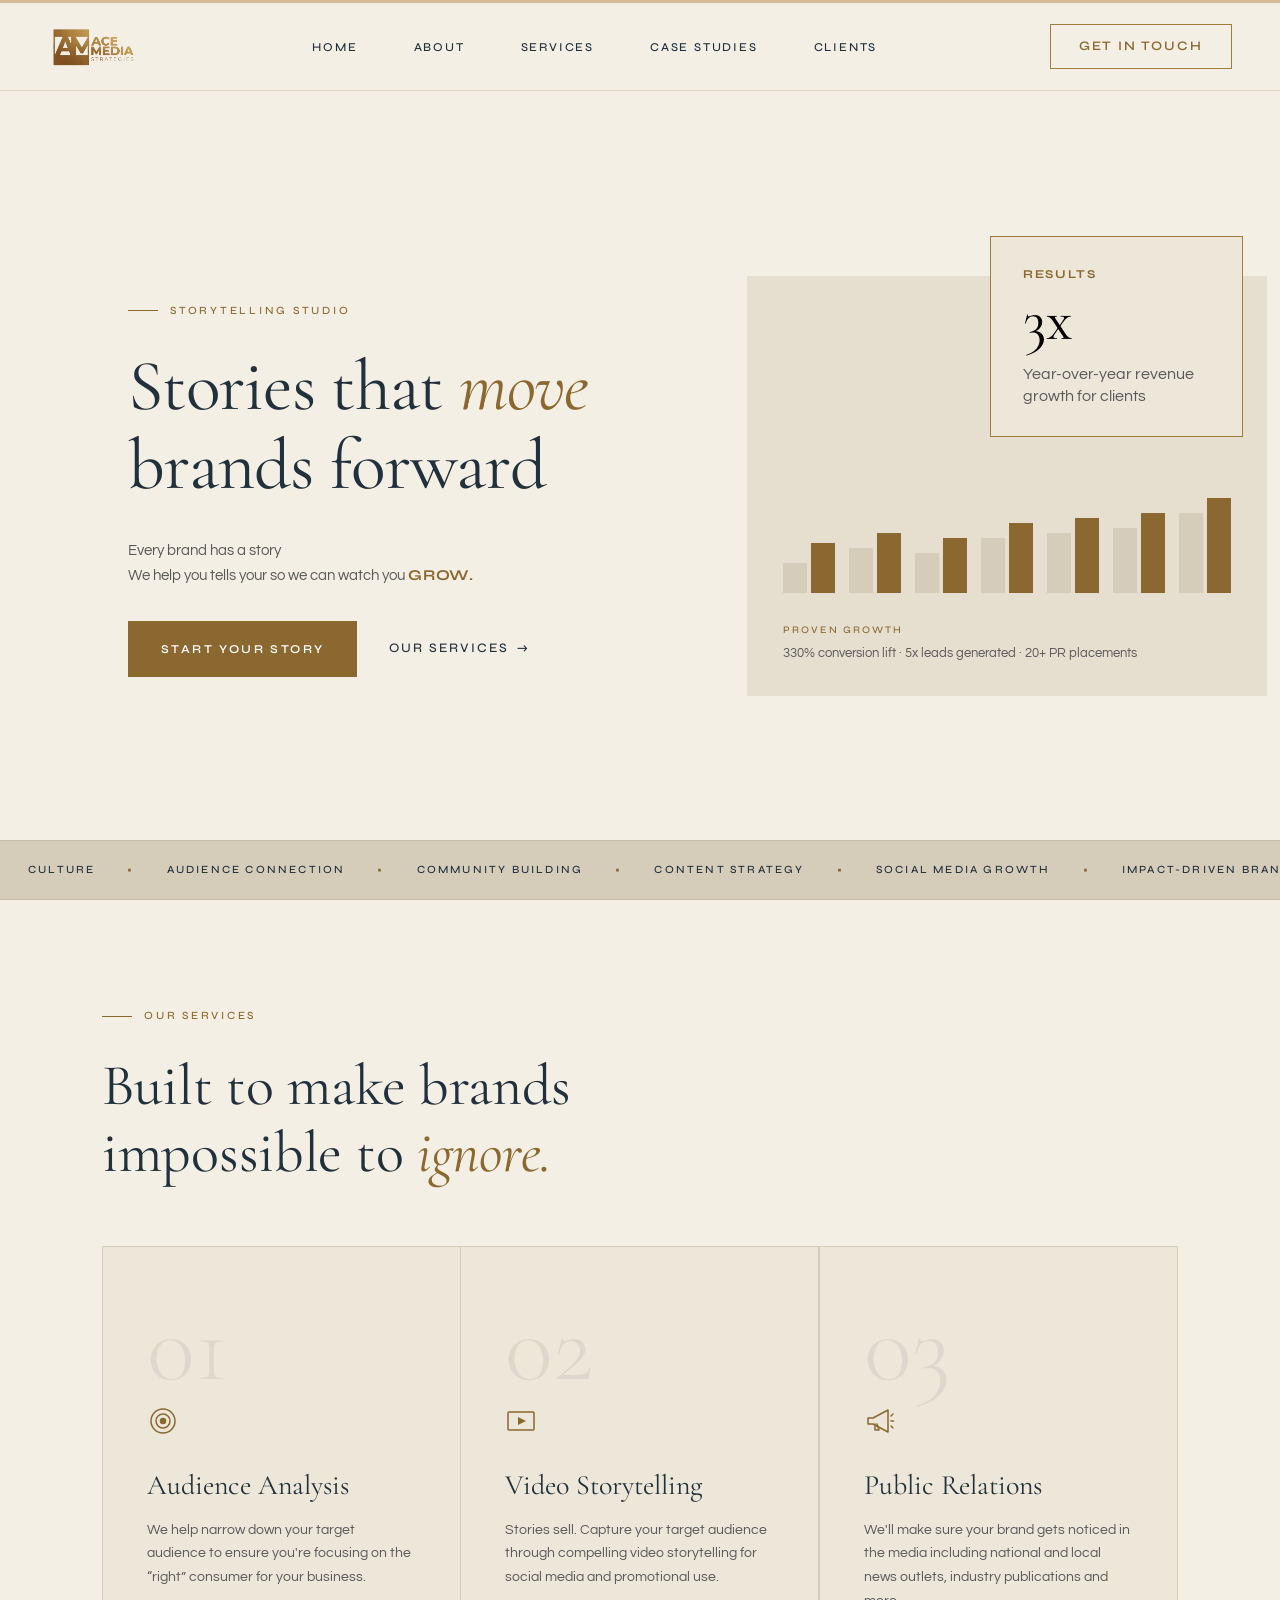
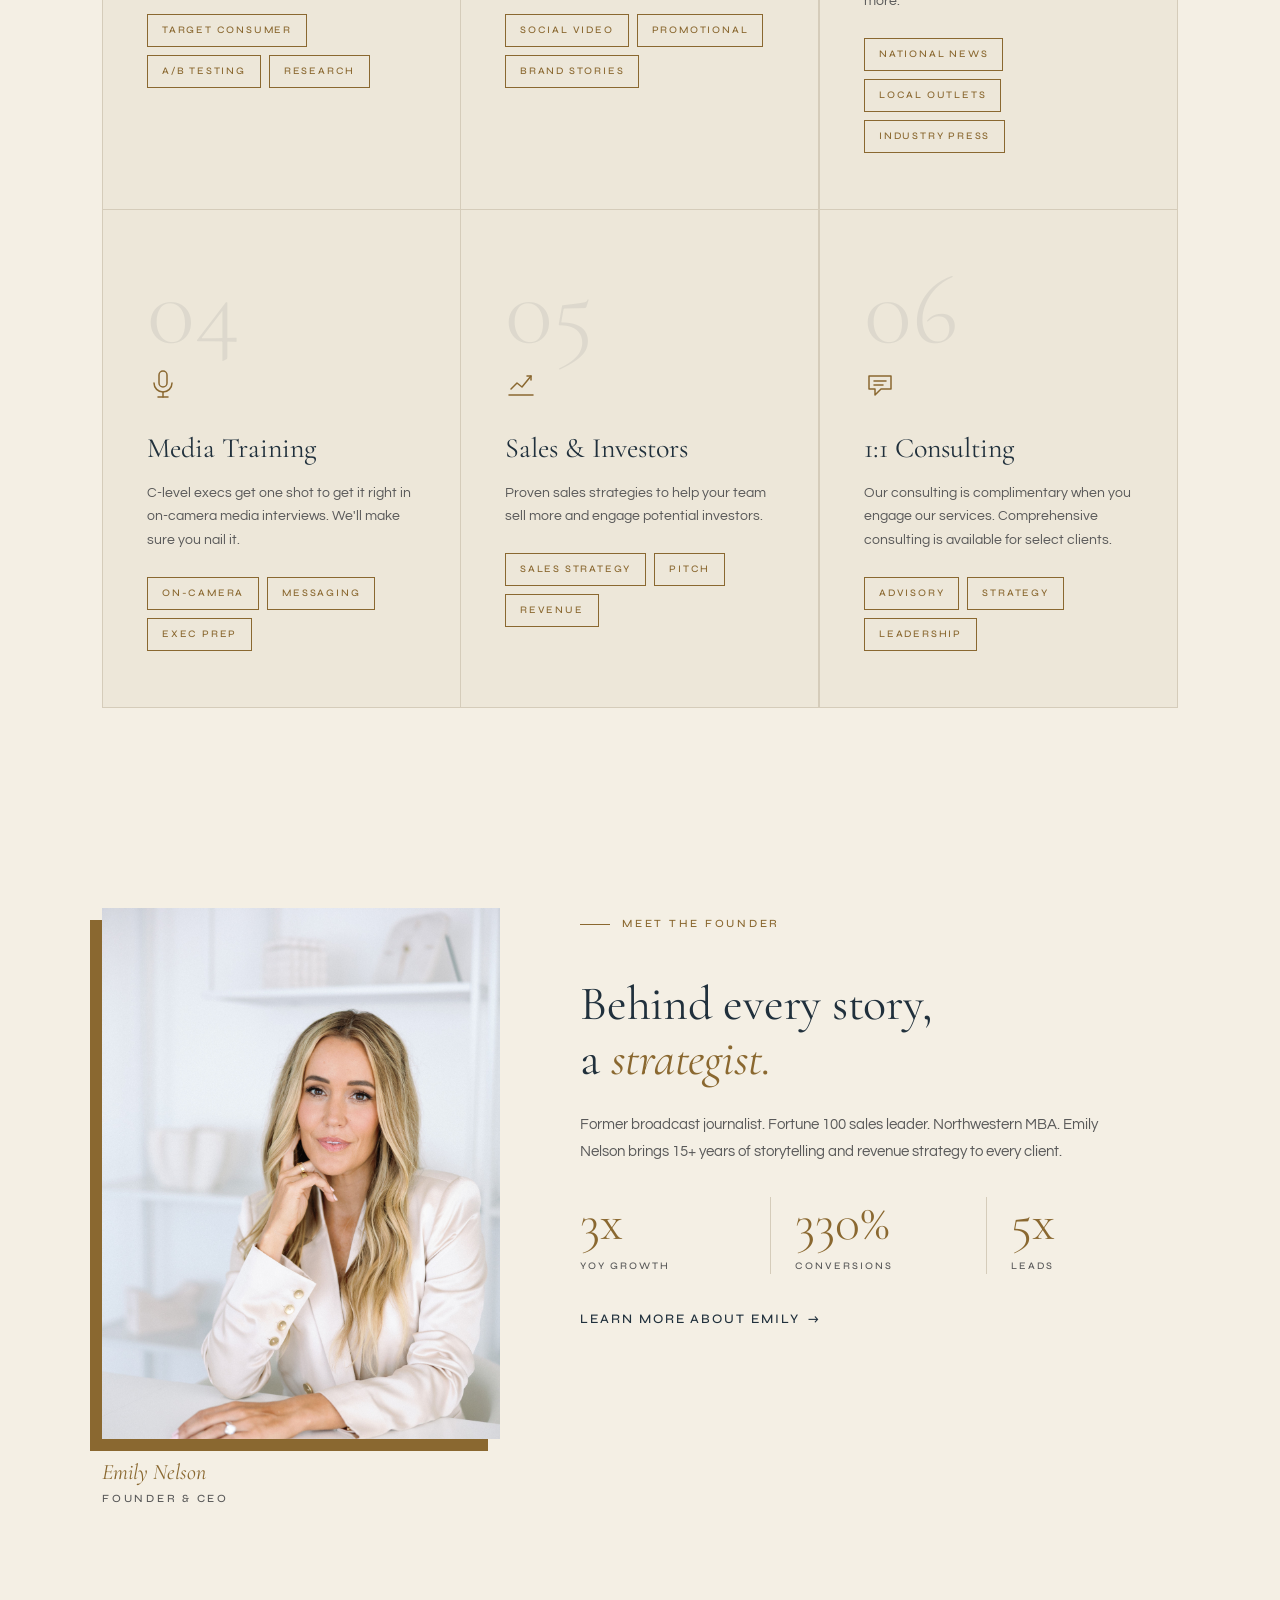
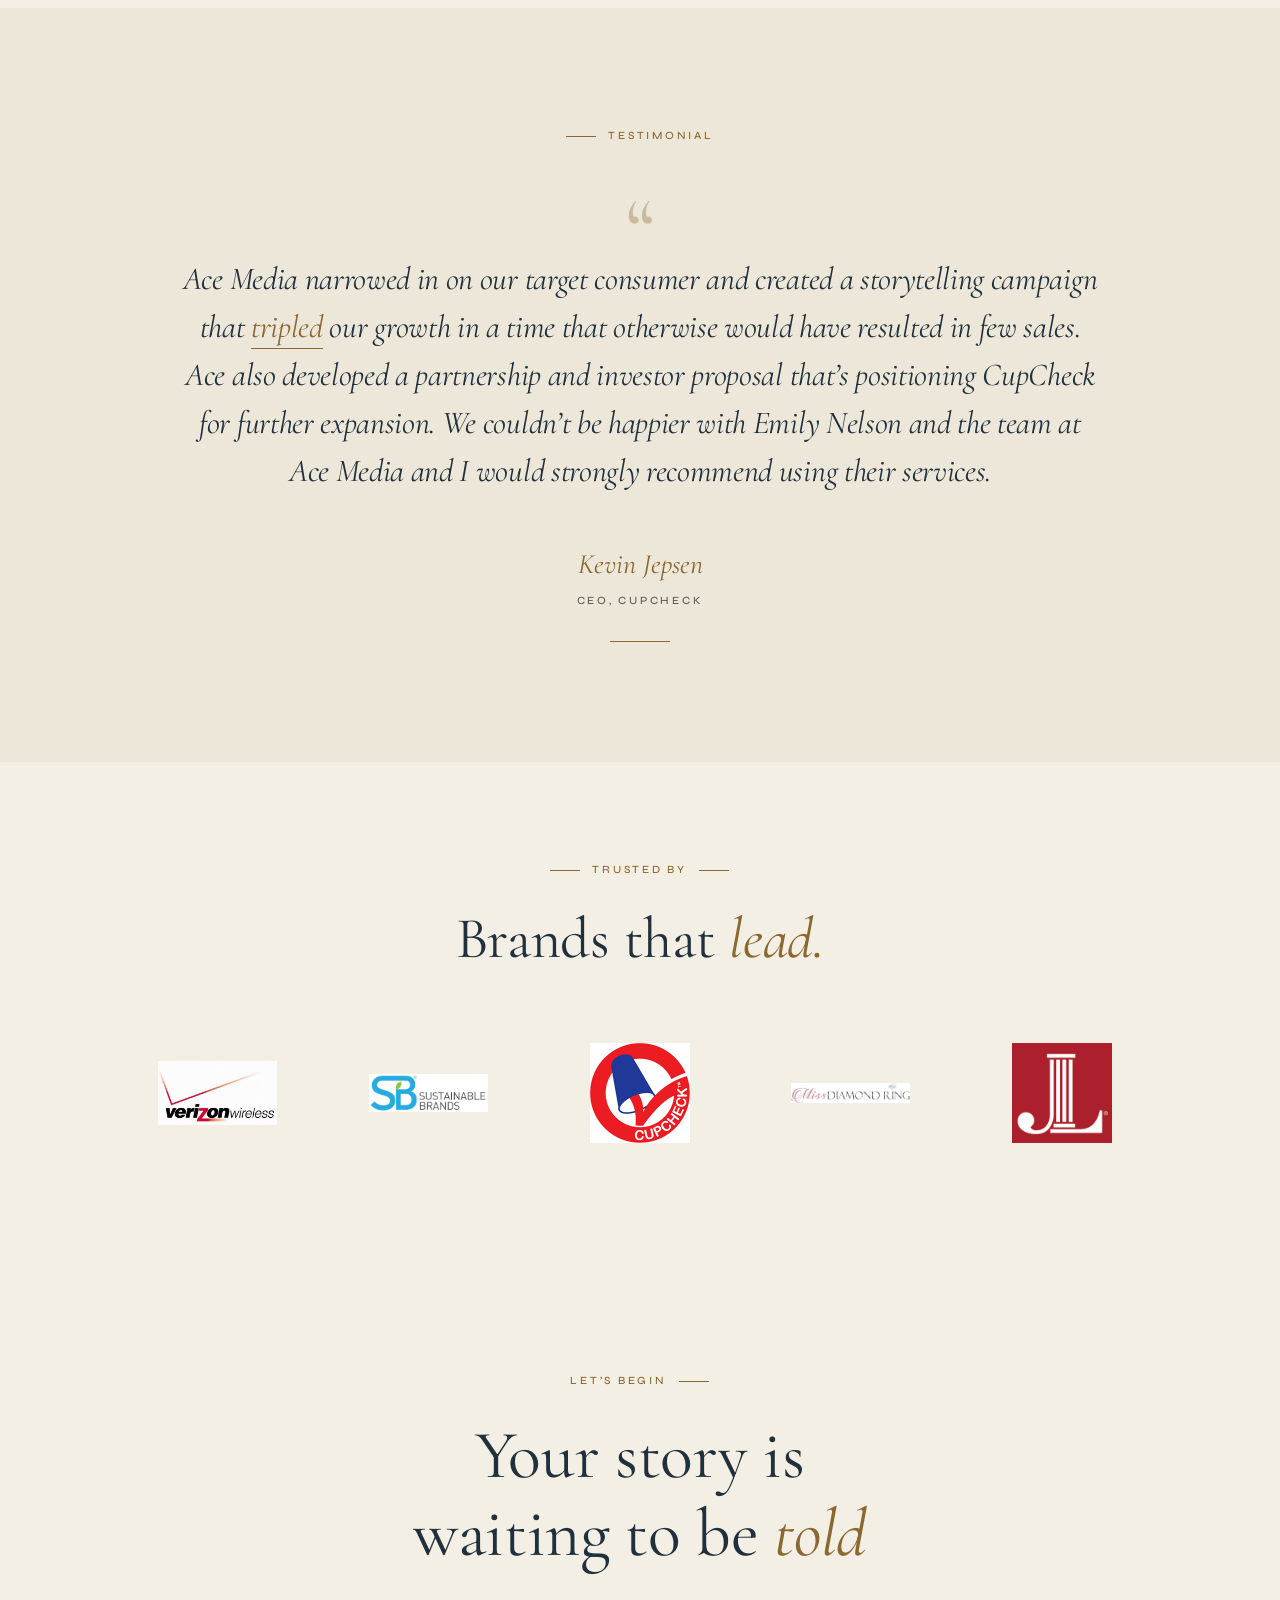
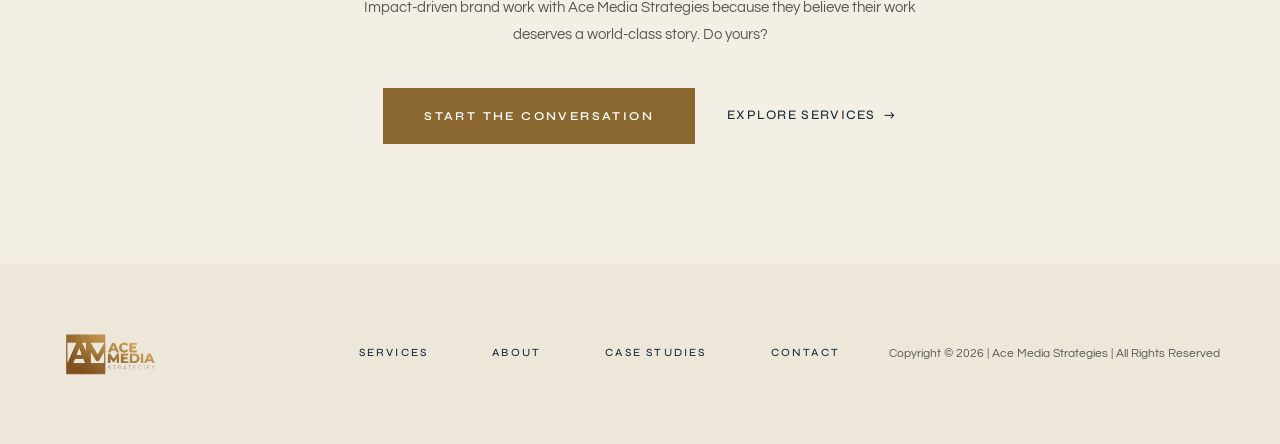
<file: index.html>
<!DOCTYPE html>
<html lang="en">
<head>
  <meta charset="UTF-8" />
  <meta name="viewport" content="width=device-width, initial-scale=1.0" />
  <title>Storytelling that Sells | Ace Media Strategies</title>
  <meta name="description" content="Stories that move brands forward. A storytelling studio building content that turns passive audiences into committed communities." />
  <link rel="preconnect" href="https://fonts.googleapis.com">
  <link rel="preconnect" href="https://fonts.gstatic.com" crossorigin>
  <link href="https://fonts.googleapis.com/css2?family=Cormorant+Garamond:ital,wght@0,300;0,400;0,500;0,600;1,300;1,400;1,500&family=Syne:wght@400;500;600;700&family=Questrial&display=swap" rel="stylesheet">
  <link rel="stylesheet" href="styles.css">
</head>
<body>
  <div class="top-stripe" aria-hidden="true"></div>


  <header class="nav" id="nav">
    <div class="nav-container">
      <a href="#hero" class="logo" aria-label="Ace Media Strategies home">
        <img class="logo-img" src="Logo_v2.png" alt="Ace Media Strategies" />
      </a>

      <nav class="nav-links" id="navLinks" aria-label="Primary">
        <a href="index.html" class="nav-link active">Home</a>
        <a href="about.html" class="nav-link">About</a>
        <a href="#services" class="nav-link">Services</a>
        <a href="case-studies.html" class="nav-link">Case Studies</a>
        <a href="#clients" class="nav-link">Clients</a>
      </nav>

      <a href="#contact" class="btn btn-outline nav-cta cta-btn">Get in Touch</a>

      <button class="hamburger" id="hamburger" aria-label="Toggle menu" aria-expanded="false" aria-controls="mobileNav">
        <span></span>
        <span></span>
        <span></span>
      </button>
    </div>
  </header>

  <div class="mobile-nav" id="mobileNav" aria-hidden="true">
    <nav class="mobile-nav-inner" aria-label="Mobile">
      <a href="index.html" class="mobile-nav-link active">Home</a>
      <a href="about.html" class="mobile-nav-link">About</a>
      <a href="#services" class="mobile-nav-link">Services</a>
      <a href="case-studies.html" class="mobile-nav-link">Case Studies</a>
      <a href="#clients" class="mobile-nav-link">Clients</a>
      <a href="#contact" class="btn btn-outline mobile-nav-cta cta-btn">Get in Touch</a>
    </nav>
  </div>

  <main>
    <section class="hero" id="hero">
      <div class="hero-container">
        <div class="hero-left">
          <div class="eyebrow">
            <span class="eyebrow-dash" aria-hidden="true"></span>
            <span class="eyebrow-text">Storytelling Studio</span>
          </div>

          <h1 class="hero-title">
            Stories that <em>move</em><br>
            brands forward
          </h1>

          <p class="hero-subtext">
            Every brand has a story<br>
            We help you tells your so we can watch you <span class="hero-grow">GROW.</span>
          </p>

          <div class="hero-cta">
            <a href="#contact" class="btn btn-primary cta-btn">Start Your Story</a>
            <a href="#services" class="btn btn-link">Our Services <span class="arrow">&rarr;</span></a>
          </div>
        </div>

        <div class="hero-right">
          <div class="chart-panel" id="chartPanel">
            <div class="stat-card">
              <div class="stat-label">Results</div>
              <div class="stat-value">3x</div>
              <div class="stat-desc">Year-over-year revenue<br>growth for clients</div>
            </div>

            <div class="chart-bars" id="chartBars">
              <div class="bar-group">
                <span class="bar bar-beige" style="--h:30px; --d:0.10s"></span>
                <span class="bar bar-gold"  style="--h:50px; --d:0.15s"></span>
              </div>
              <div class="bar-group">
                <span class="bar bar-beige" style="--h:45px; --d:0.20s"></span>
                <span class="bar bar-gold"  style="--h:60px; --d:0.25s"></span>
              </div>
              <div class="bar-group">
                <span class="bar bar-beige" style="--h:40px; --d:0.30s"></span>
                <span class="bar bar-gold"  style="--h:55px; --d:0.35s"></span>
              </div>
              <div class="bar-group">
                <span class="bar bar-beige" style="--h:55px; --d:0.40s"></span>
                <span class="bar bar-gold"  style="--h:70px; --d:0.45s"></span>
              </div>
              <div class="bar-group">
                <span class="bar bar-beige" style="--h:60px; --d:0.50s"></span>
                <span class="bar bar-gold"  style="--h:75px; --d:0.55s"></span>
              </div>
              <div class="bar-group">
                <span class="bar bar-beige" style="--h:65px; --d:0.60s"></span>
                <span class="bar bar-gold"  style="--h:80px; --d:0.65s"></span>
              </div>
              <div class="bar-group">
                <span class="bar bar-beige" style="--h:80px; --d:0.70s"></span>
                <span class="bar bar-gold"  style="--h:95px; --d:0.75s"></span>
              </div>
            </div>

            <div class="chart-footer">
              <div class="chart-title">Proven Growth</div>
              <div class="chart-desc">330% conversion lift &middot; 5x leads generated &middot; 20+ PR placements</div>
            </div>
          </div>
        </div>
      </div>
    </section>

    <section class="ticker" aria-hidden="true">
      <div class="ticker-track">
        <div class="ticker-group">
          <span class="ticker-item">Culture</span>
          <span class="ticker-sep">&bull;</span>
          <span class="ticker-item">Audience Connection</span>
          <span class="ticker-sep">&bull;</span>
          <span class="ticker-item">Community Building</span>
          <span class="ticker-sep">&bull;</span>
          <span class="ticker-item">Content Strategy</span>
          <span class="ticker-sep">&bull;</span>
          <span class="ticker-item">Social Media Growth</span>
          <span class="ticker-sep">&bull;</span>
          <span class="ticker-item">Impact-Driven Brands</span>
          <span class="ticker-sep">&bull;</span>
          <span class="ticker-item">Narrative Architecture</span>
          <span class="ticker-sep">&bull;</span>
        </div>
        <div class="ticker-group" aria-hidden="true">
          <span class="ticker-item">Culture</span>
          <span class="ticker-sep">&bull;</span>
          <span class="ticker-item">Audience Connection</span>
          <span class="ticker-sep">&bull;</span>
          <span class="ticker-item">Community Building</span>
          <span class="ticker-sep">&bull;</span>
          <span class="ticker-item">Content Strategy</span>
          <span class="ticker-sep">&bull;</span>
          <span class="ticker-item">Social Media Growth</span>
          <span class="ticker-sep">&bull;</span>
          <span class="ticker-item">Impact-Driven Brands</span>
          <span class="ticker-sep">&bull;</span>
          <span class="ticker-item">Narrative Architecture</span>
          <span class="ticker-sep">&bull;</span>
        </div>
      </div>
    </section>

    <!-- ===== SECTION 4: SERVICES ===== -->
    <section class="services" id="services">
      <div class="section-inner">
        <div class="eyebrow reveal">
          <span class="eyebrow-dash" aria-hidden="true"></span>
          <span class="eyebrow-text">Our Services</span>
        </div>

        <h2 class="section-heading reveal">
          Built to make brands<br>
          impossible to <em>ignore.</em>
        </h2>

        <div class="service-grid">
          <article class="service-card reveal">
            <span class="service-num" aria-hidden="true">01</span>
            <div class="service-icon" aria-hidden="true">
              <svg viewBox="0 0 32 32" width="32" height="32" fill="none" stroke="#8A6830" stroke-width="1.5" stroke-linecap="round" stroke-linejoin="round">
                <circle cx="16" cy="16" r="12"/>
                <circle cx="16" cy="16" r="7"/>
                <circle cx="16" cy="16" r="2.5" fill="#8A6830"/>
              </svg>
            </div>
            <h3 class="service-title">Audience Analysis</h3>
            <p class="service-body">
              We help narrow down your target audience to ensure you're focusing
              on the &ldquo;right&rdquo; consumer for your business.
            </p>
            <ul class="tag-list">
              <li class="tag">Target Consumer</li>
              <li class="tag">A/B Testing</li>
              <li class="tag">Research</li>
            </ul>
          </article>

          <article class="service-card reveal">
            <span class="service-num" aria-hidden="true">02</span>
            <div class="service-icon" aria-hidden="true">
              <svg viewBox="0 0 32 32" width="32" height="32" fill="none" stroke="#8A6830" stroke-width="1.5" stroke-linecap="round" stroke-linejoin="round">
                <rect x="3" y="7" width="26" height="18" rx="1"/>
                <path d="M13 12 L13 20 L21 16 Z" fill="#8A6830" stroke="none"/>
              </svg>
            </div>
            <h3 class="service-title">Video Storytelling</h3>
            <p class="service-body">
              Stories sell. Capture your target audience through compelling video
              storytelling for social media and promotional use.
            </p>
            <ul class="tag-list">
              <li class="tag">Social Video</li>
              <li class="tag">Promotional</li>
              <li class="tag">Brand Stories</li>
            </ul>
          </article>

          <article class="service-card reveal">
            <span class="service-num" aria-hidden="true">03</span>
            <div class="service-icon" aria-hidden="true">
              <svg viewBox="0 0 32 32" width="32" height="32" fill="none" stroke="#8A6830" stroke-width="1.5" stroke-linecap="round" stroke-linejoin="round">
                <path d="M4 13 L4 19 L9 19 L24 27 L24 5 L9 13 Z"/>
                <path d="M11 19 L11 25 L15 25 L13 19"/>
                <line x1="27" y1="11" x2="29" y2="9"/>
                <line x1="27" y1="16" x2="29.5" y2="16"/>
                <line x1="27" y1="21" x2="29" y2="23"/>
              </svg>
            </div>
            <h3 class="service-title">Public Relations</h3>
            <p class="service-body">
              We'll make sure your brand gets noticed in the media including
              national and local news outlets, industry publications and more.
            </p>
            <ul class="tag-list">
              <li class="tag">National News</li>
              <li class="tag">Local Outlets</li>
              <li class="tag">Industry Press</li>
            </ul>
          </article>

          <article class="service-card reveal">
            <span class="service-num" aria-hidden="true">04</span>
            <div class="service-icon" aria-hidden="true">
              <svg viewBox="0 0 32 32" width="32" height="32" fill="none" stroke="#8A6830" stroke-width="1.5" stroke-linecap="round" stroke-linejoin="round">
                <rect x="12" y="3" width="8" height="16" rx="4"/>
                <path d="M7 15 a9 9 0 0 0 18 0"/>
                <line x1="16" y1="24" x2="16" y2="29"/>
                <line x1="11" y1="29" x2="21" y2="29"/>
              </svg>
            </div>
            <h3 class="service-title">Media Training</h3>
            <p class="service-body">
              C-level execs get one shot to get it right in on-camera media
              interviews. We'll make sure you nail it.
            </p>
            <ul class="tag-list">
              <li class="tag">On-Camera</li>
              <li class="tag">Messaging</li>
              <li class="tag">Exec Prep</li>
            </ul>
          </article>

          <article class="service-card reveal">
            <span class="service-num" aria-hidden="true">05</span>
            <div class="service-icon" aria-hidden="true">
              <svg viewBox="0 0 32 32" width="32" height="32" fill="none" stroke="#8A6830" stroke-width="1.5" stroke-linecap="round" stroke-linejoin="round">
                <line x1="4" y1="27" x2="28" y2="27"/>
                <polyline points="6,21 12,15 17,19 26,8"/>
                <polyline points="22,8 26,8 26,12"/>
              </svg>
            </div>
            <h3 class="service-title">Sales &amp; Investors</h3>
            <p class="service-body">
              Proven sales strategies to help your team sell more and engage
              potential investors.
            </p>
            <ul class="tag-list">
              <li class="tag">Sales Strategy</li>
              <li class="tag">Pitch</li>
              <li class="tag">Revenue</li>
            </ul>
          </article>

          <article class="service-card reveal">
            <span class="service-num" aria-hidden="true">06</span>
            <div class="service-icon" aria-hidden="true">
              <svg viewBox="0 0 32 32" width="32" height="32" fill="none" stroke="#8A6830" stroke-width="1.5" stroke-linecap="round" stroke-linejoin="round">
                <path d="M5 8 L5 21 L11 21 L11 27 L17 21 L27 21 L27 8 Z"/>
                <line x1="10" y1="13" x2="22" y2="13"/>
                <line x1="10" y1="17" x2="19" y2="17"/>
              </svg>
            </div>
            <h3 class="service-title">1:1 Consulting</h3>
            <p class="service-body">
              Our consulting is complimentary when you engage our services.
              Comprehensive consulting is available for select clients.
            </p>
            <ul class="tag-list">
              <li class="tag">Advisory</li>
              <li class="tag">Strategy</li>
              <li class="tag">Leadership</li>
            </ul>
          </article>
        </div>
      </div>
    </section>

    <!-- ===== MEET EMILY (teaser, full bio lives on about.html) ===== -->
    <section class="meet-teaser" id="meet">
      <div class="section-inner about-grid">
        <figure class="about-photo-block reveal">
          <div class="about-photo-wrap">
            <img class="about-photo" src="images/clients/Emily_potrait.jpg" alt="Emily Nelson, Founder &amp; CEO of Ace Media Strategies" />
          </div>
          <figcaption class="about-caption">
            <div class="about-caption-name">Emily Nelson</div>
            <div class="about-caption-role">Founder &amp; CEO</div>
          </figcaption>
        </figure>

        <div class="about-left">
          <div class="eyebrow reveal">
            <span class="eyebrow-dash" aria-hidden="true"></span>
            <span class="eyebrow-text">Meet the Founder</span>
          </div>

          <h2 class="section-heading meet-heading reveal">
            Behind every story,<br>
            a <em>strategist.</em>
          </h2>

          <p class="about-body reveal">
            Former broadcast journalist. Fortune 100 sales leader. Northwestern MBA.
            Emily Nelson brings 15+ years of storytelling and revenue strategy to every client.
          </p>

          <div class="stats-row reveal">
            <div class="stat">
              <div class="stat-num">3x</div>
              <div class="stat-name">YoY Growth</div>
            </div>
            <div class="stat">
              <div class="stat-num">330%</div>
              <div class="stat-name">Conversions</div>
            </div>
            <div class="stat">
              <div class="stat-num">5x</div>
              <div class="stat-name">Leads</div>
            </div>
          </div>

          <div class="meet-cta reveal">
            <a href="about.html" class="btn btn-link">Learn More About Emily <span class="arrow">&rarr;</span></a>
          </div>
        </div>
      </div>
    </section>

    <!-- ===== TESTIMONIAL ===== -->
    <section id="testimonial" class="testimonial-section reveal">
      <div class="testimonial-container">
        <div class="section-label">
          <span class="label-dash"></span>
          <span class="label-text">Testimonial</span>
        </div>
        <div class="quote-mark" aria-hidden="true">&ldquo;</div>
        <blockquote class="testimonial-quote">
          Ace Media narrowed in on our target consumer and created a storytelling campaign that <span class="highlight">tripled</span> our growth in a time that otherwise would have resulted in few sales. Ace also developed a partnership and investor proposal that&rsquo;s positioning CupCheck for further expansion. We couldn&rsquo;t be happier with Emily Nelson and the team at Ace Media and I would strongly recommend using their services.
        </blockquote>
        <div class="testimonial-attribution">
          <p class="author-name">Kevin Jepsen</p>
          <p class="author-title">CEO, CupCheck</p>
        </div>
        <div class="divider-line" aria-hidden="true"></div>
      </div>
    </section>

    <!-- ===== CLIENTS ===== -->
    <section class="clients" id="clients">
      <div class="section-inner clients-inner">
        <div class="eyebrow eyebrow-center reveal">
          <span class="eyebrow-dash" aria-hidden="true"></span>
          <span class="eyebrow-text">Trusted By</span>
          <span class="eyebrow-dash" aria-hidden="true"></span>
        </div>

        <h2 class="section-heading section-heading-center reveal">
          Brands that <em>lead.</em>
        </h2>

        <div class="client-grid reveal">
          <div class="client-logo">
            <img src="images/clients/verizon.jpeg" alt="Verizon Wireless" loading="lazy" />
          </div>
          <div class="client-logo">
            <img src="images/clients/sustainable-brands.jpg" alt="Sustainable Brands" loading="lazy" />
          </div>
          <div class="client-logo">
            <img src="images/clients/cupcheck.png" alt="CupCheck" loading="lazy" />
          </div>
          <div class="client-logo">
            <img src="images/clients/miss-engagement-ring.jpg" alt="Miss Engagement Ring" loading="lazy" />
          </div>
          <div class="client-logo">
            <img src="images/clients/junior-league.jpg" alt="The Junior League" loading="lazy" />
          </div>
        </div>
      </div>
    </section>

    <!-- ===== SECTION 7: FINAL CTA ===== -->
    <section class="final-cta">
      <div class="section-inner final-cta-inner">
        <div class="eyebrow eyebrow-center eyebrow-after reveal">
          <span class="eyebrow-text">Let&rsquo;s Begin</span>
          <span class="eyebrow-dash" aria-hidden="true"></span>
        </div>

        <h2 class="section-heading section-heading-center final-cta-heading reveal">
          Your story is<br>
          waiting to be <em>told</em>
        </h2>

        <p class="final-cta-body reveal">
          Impact-driven brand work with Ace Media Strategies because they believe their
          work deserves a world-class story. Do yours?
        </p>

        <div class="final-cta-row reveal">
          <a href="#contact" class="btn btn-primary cta-btn">Start the Conversation</a>
          <a href="#services" class="btn btn-link final-cta-link">Explore Services <span class="arrow">&rarr;</span></a>
        </div>
      </div>
    </section>
  </main>

  <!-- ===== SECTION 9: FOOTER ===== -->
  <footer class="site-footer" role="contentinfo">
    <div class="footer-upper">
      <a href="#hero" class="logo footer-logo" aria-label="Ace Media Strategies home">
        <img class="logo-img" src="Logo_v2.png" alt="Ace Media Strategies" />
      </a>

      <nav class="footer-nav" aria-label="Footer">
        <a href="#services" class="footer-link">Services</a>
        <a href="about.html" class="footer-link">About</a>
        <a href="case-studies.html" class="footer-link">Case Studies</a>
        <a href="#contact" class="footer-link cta-btn">Contact</a>
      </nav>

      <p class="footer-copy">Copyright &copy; 2026 | Ace Media Strategies | All Rights Reserved</p>
    </div>
  </footer>

  <!-- ===== SECTION 8: CONTACT MODAL ===== -->
  <div class="modal" id="contactModal" role="dialog" aria-modal="true" aria-labelledby="modalTitle" aria-hidden="true">
    <div class="modal-overlay" data-modal-close></div>
    <div class="modal-box" role="document">
      <button class="modal-close" type="button" aria-label="Close dialog" data-modal-close>&times;</button>

      <h3 class="modal-title" id="modalTitle">Start Your Story</h3>
      <p class="modal-subtext">Tell us about your brand and we&rsquo;ll get back to you within 24 hours.</p>

      <form class="contact-form" id="contactForm" novalidate>
        <div class="field">
          <label class="field-label" for="cf-name">Full Name</label>
          <input class="field-input" id="cf-name" name="name" type="text" placeholder="Your name" required />
        </div>
        <div class="field">
          <label class="field-label" for="cf-email">Email Address</label>
          <input class="field-input" id="cf-email" name="email" type="email" placeholder="your@email.com" required />
        </div>
        <div class="field">
          <label class="field-label" for="cf-brand">Brand / Company</label>
          <input class="field-input" id="cf-brand" name="brand" type="text" placeholder="Your company name" required />
        </div>
        <div class="field">
          <label class="field-label" for="cf-story">Your Story</label>
          <textarea class="field-input" id="cf-story" name="story" rows="4" placeholder="Tell us about your brand..." required></textarea>
        </div>

        <button class="form-submit" type="submit">Send Your Story</button>
      </form>

      <div class="modal-success" id="modalSuccess" hidden>
        We&rsquo;ve received your story. We&rsquo;ll be in touch soon.
      </div>
    </div>
  </div>

  <script src="script.js"></script>
</body>
</html>
</file>
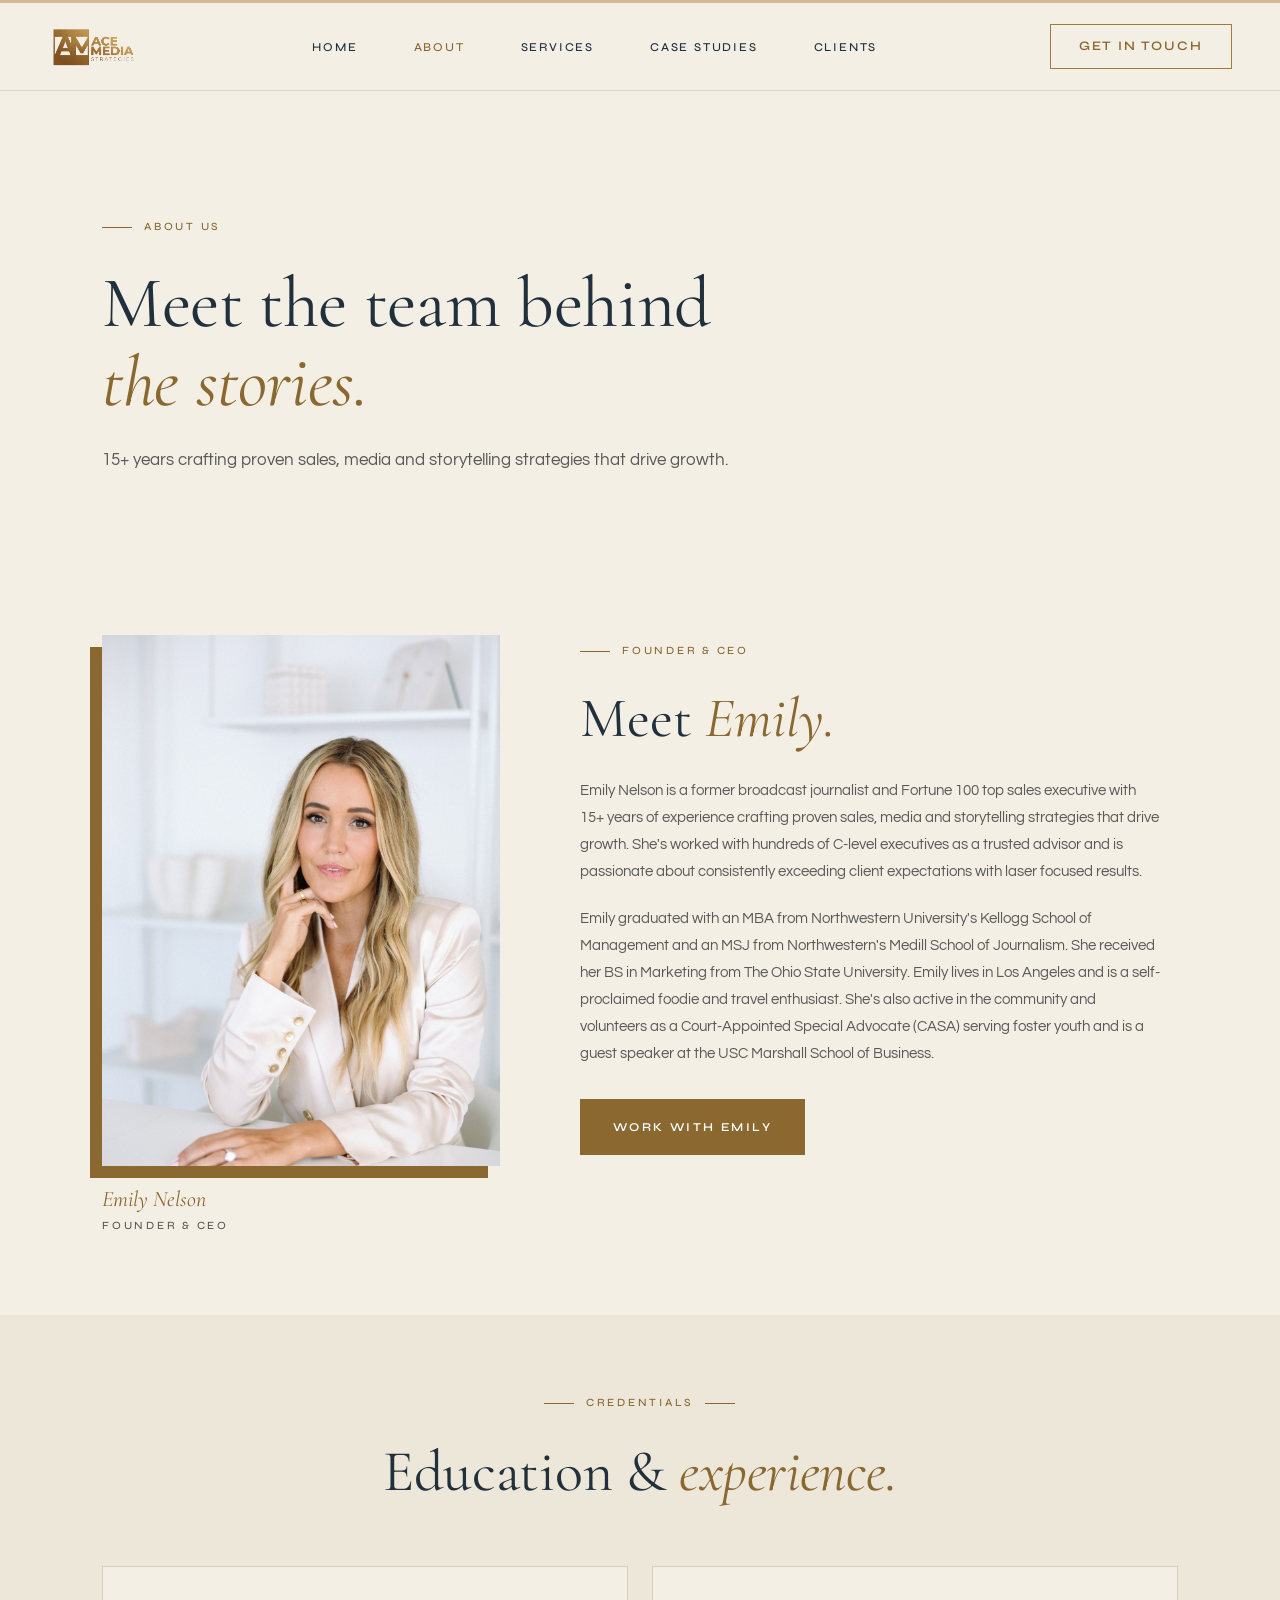
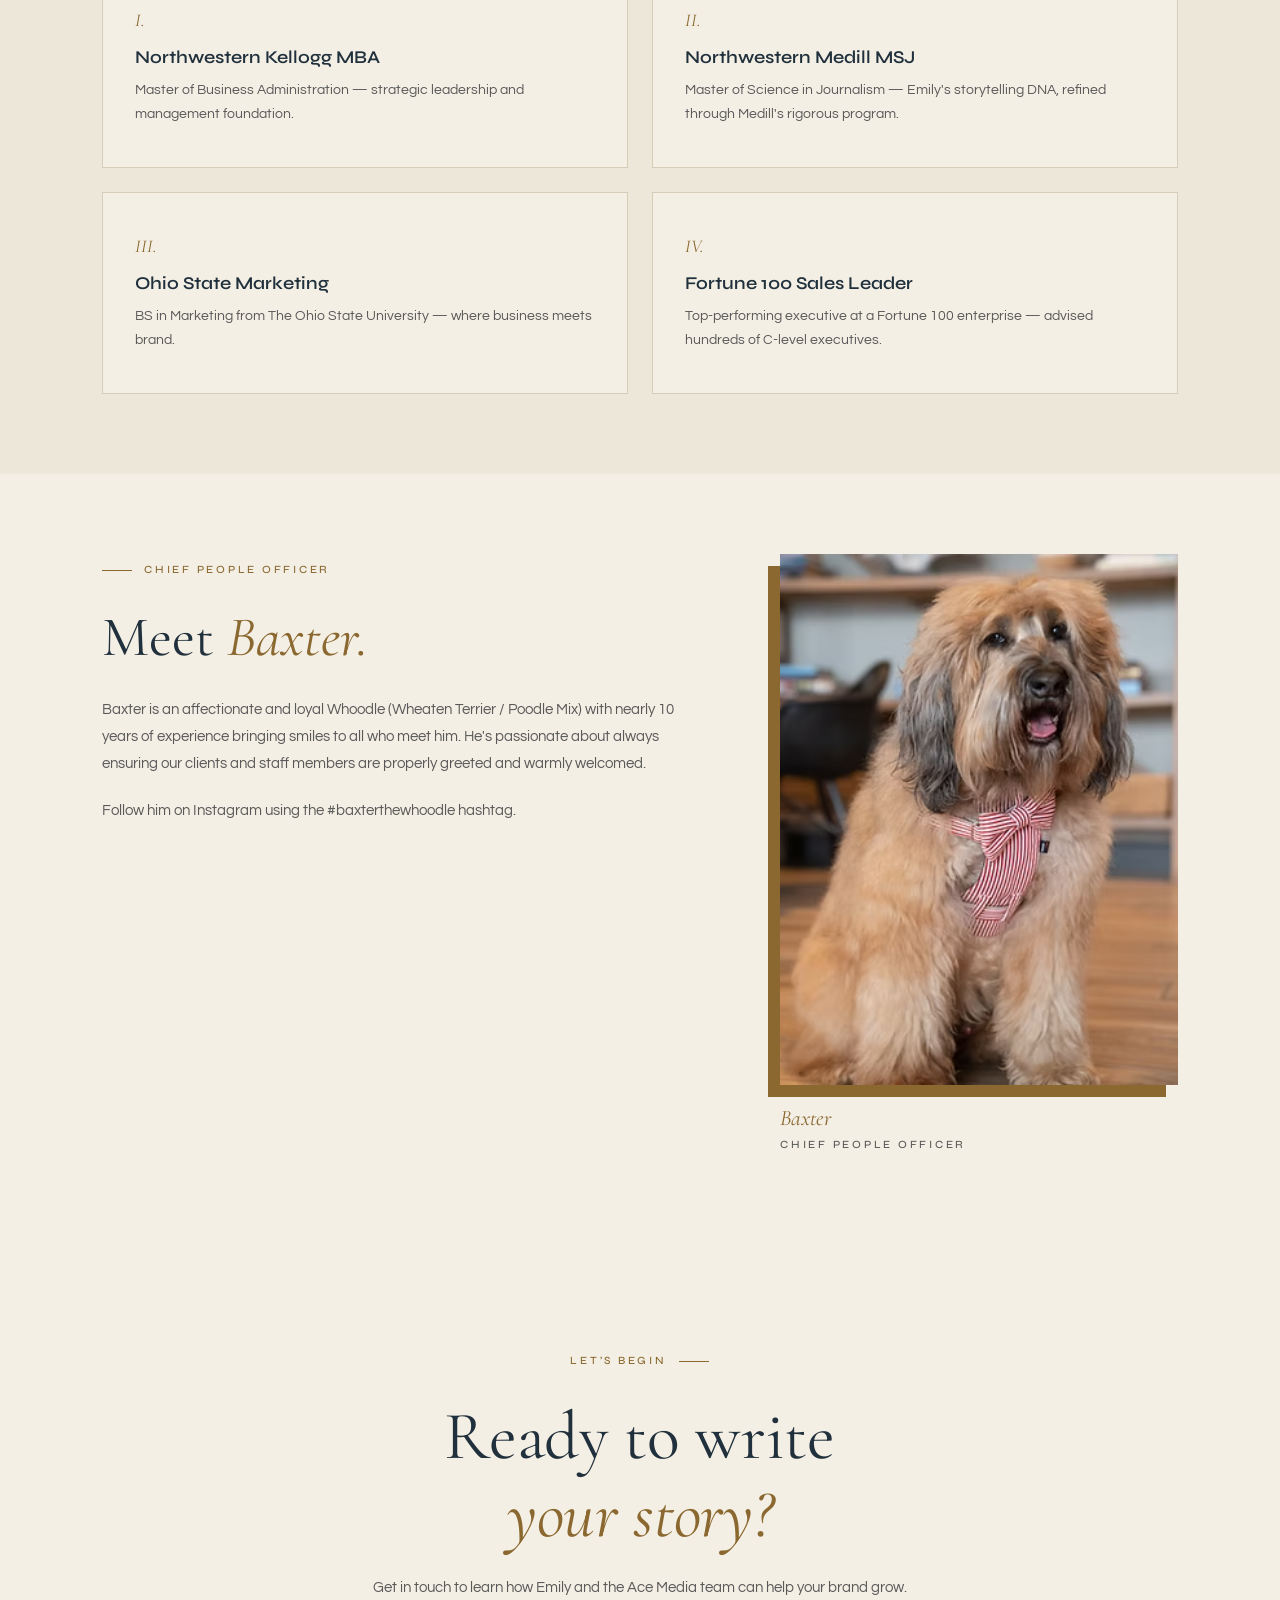
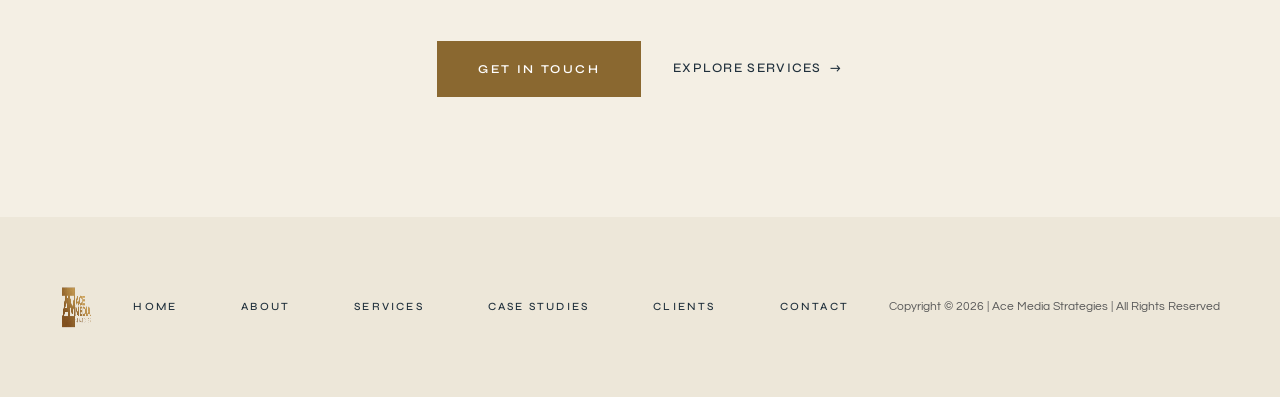
<file: about.html>
<!DOCTYPE html>
<html lang="en">
<head>
  <meta charset="UTF-8" />
  <meta name="viewport" content="width=device-width, initial-scale=1.0" />
  <title>About Emily Nelson | Ace Media Strategies</title>
  <meta name="description" content="Meet Emily Nelson — former broadcast journalist and Fortune 100 sales leader behind Ace Media Strategies." />
  <link rel="preconnect" href="https://fonts.googleapis.com">
  <link rel="preconnect" href="https://fonts.gstatic.com" crossorigin>
  <link href="https://fonts.googleapis.com/css2?family=Cormorant+Garamond:ital,wght@0,300;0,400;0,500;0,600;1,300;1,400;1,500&family=Syne:wght@400;500;600;700&family=Questrial&display=swap" rel="stylesheet">
  <link rel="stylesheet" href="styles.css">
</head>
<body>
  <div class="top-stripe" aria-hidden="true"></div>

  <header class="nav" id="nav">
    <div class="nav-container">
      <a href="index.html" class="logo" aria-label="Ace Media Strategies home">
        <img class="logo-img" src="Logo_v2.png" alt="Ace Media Strategies" />
      </a>

      <nav class="nav-links" id="navLinks" aria-label="Primary">
        <a href="index.html" class="nav-link">Home</a>
        <a href="about.html" class="nav-link active">About</a>
        <a href="index.html#services" class="nav-link">Services</a>
        <a href="case-studies.html" class="nav-link">Case Studies</a>
        <a href="index.html#clients" class="nav-link">Clients</a>
      </nav>

      <a href="#contact" class="btn btn-outline nav-cta cta-btn">Get in Touch</a>

      <button class="hamburger" id="hamburger" aria-label="Toggle menu" aria-expanded="false" aria-controls="mobileNav">
        <span></span>
        <span></span>
        <span></span>
      </button>
    </div>
  </header>

  <div class="mobile-nav" id="mobileNav" aria-hidden="true">
    <nav class="mobile-nav-inner" aria-label="Mobile">
      <a href="index.html" class="mobile-nav-link">Home</a>
      <a href="about.html" class="mobile-nav-link active">About</a>
      <a href="index.html#services" class="mobile-nav-link">Services</a>
      <a href="case-studies.html" class="mobile-nav-link">Case Studies</a>
      <a href="index.html#clients" class="mobile-nav-link">Clients</a>
      <a href="#contact" class="btn btn-outline mobile-nav-cta cta-btn">Get in Touch</a>
    </nav>
  </div>

  <main>
    <!-- Hero Banner -->
    <section class="page-hero">
      <div class="page-hero-inner">
        <div class="eyebrow reveal">
          <span class="eyebrow-dash" aria-hidden="true"></span>
          <span class="eyebrow-text">About Us</span>
        </div>
        <h1 class="page-hero-heading reveal">
          Meet the team behind<br>
          <em>the stories.</em>
        </h1>
        <p class="page-hero-subtext reveal">
          15+ years crafting proven sales, media and storytelling strategies that drive growth.
        </p>
      </div>
    </section>

    <!-- Emily section -->
    <section class="bio-section">
      <div class="bio-section-inner">
        <figure class="about-photo-block reveal">
          <div class="about-photo-wrap">
            <img class="about-photo" src="images/clients/Emily_potrait.jpg" alt="Emily Nelson, Founder &amp; CEO of Ace Media Strategies" />
          </div>
          <figcaption class="about-caption">
            <div class="about-caption-name">Emily Nelson</div>
            <div class="about-caption-role">Founder &amp; CEO</div>
          </figcaption>
        </figure>

        <div class="bio-content reveal">
          <div class="eyebrow">
            <span class="eyebrow-dash" aria-hidden="true"></span>
            <span class="eyebrow-text">Founder &amp; CEO</span>
          </div>
          <h2 class="bio-heading">
            Meet <em>Emily.</em>
          </h2>
          <p class="bio-body">
            Emily Nelson is a former broadcast journalist and Fortune 100 top sales executive
            with 15+ years of experience crafting proven sales, media and storytelling strategies
            that drive growth. She's worked with hundreds of C-level executives as a trusted
            advisor and is passionate about consistently exceeding client expectations with
            laser focused results.
          </p>
          <p class="bio-body">
            Emily graduated with an MBA from Northwestern University's Kellogg School of
            Management and an MSJ from Northwestern's Medill School of Journalism. She received
            her BS in Marketing from The Ohio State University. Emily lives in Los Angeles and
            is a self-proclaimed foodie and travel enthusiast. She's also active in the community
            and volunteers as a Court-Appointed Special Advocate (CASA) serving foster youth and
            is a guest speaker at the USC Marshall School of Business.
          </p>
          <div class="bio-cta">
            <a href="#contact" class="btn btn-primary cta-btn">Work With Emily</a>
          </div>
        </div>
      </div>
    </section>

    <!-- Credentials -->
    <section class="credentials">
      <div class="credentials-inner">
        <div class="eyebrow eyebrow-center reveal">
          <span class="eyebrow-dash" aria-hidden="true"></span>
          <span class="eyebrow-text">Credentials</span>
          <span class="eyebrow-dash" aria-hidden="true"></span>
        </div>
        <h2 class="section-heading section-heading-center reveal">
          Education &amp; <em>experience.</em>
        </h2>
        <div class="credentials-grid">
          <article class="credential-card reveal">
            <span class="credential-num">I.</span>
            <h3 class="credential-title">Northwestern Kellogg MBA</h3>
            <p class="credential-desc">Master of Business Administration &mdash; strategic leadership and management foundation.</p>
          </article>
          <article class="credential-card reveal">
            <span class="credential-num">II.</span>
            <h3 class="credential-title">Northwestern Medill MSJ</h3>
            <p class="credential-desc">Master of Science in Journalism &mdash; Emily's storytelling DNA, refined through Medill's rigorous program.</p>
          </article>
          <article class="credential-card reveal">
            <span class="credential-num">III.</span>
            <h3 class="credential-title">Ohio State Marketing</h3>
            <p class="credential-desc">BS in Marketing from The Ohio State University &mdash; where business meets brand.</p>
          </article>
          <article class="credential-card reveal">
            <span class="credential-num">IV.</span>
            <h3 class="credential-title">Fortune 100 Sales Leader</h3>
            <p class="credential-desc">Top-performing executive at a Fortune 100 enterprise &mdash; advised hundreds of C-level executives.</p>
          </article>
        </div>
      </div>
    </section>

    <!-- Baxter section (reversed: text left, photo right) -->
    <section class="bio-section reversed">
      <div class="bio-section-inner">
        <div class="bio-content reveal">
          <div class="eyebrow">
            <span class="eyebrow-dash" aria-hidden="true"></span>
            <span class="eyebrow-text">Chief People Officer</span>
          </div>
          <h2 class="bio-heading">
            Meet <em>Baxter.</em>
          </h2>
          <p class="bio-body">
            Baxter is an affectionate and loyal Whoodle (Wheaten Terrier / Poodle Mix) with
            nearly 10 years of experience bringing smiles to all who meet him. He's passionate
            about always ensuring our clients and staff members are properly greeted and warmly
            welcomed.
          </p>
          <p class="bio-body">
            Follow him on Instagram using the #baxterthewhoodle hashtag.
          </p>
        </div>

        <figure class="about-photo-block reveal">
          <div class="about-photo-wrap">
            <img class="about-photo" src="images/clients/Baxter.png" alt="Baxter, Chief People Officer at Ace Media Strategies" />
          </div>
          <figcaption class="about-caption">
            <div class="about-caption-name">Baxter</div>
            <div class="about-caption-role">Chief People Officer</div>
          </figcaption>
        </figure>
      </div>
    </section>

    <!-- Final CTA -->
    <section class="final-cta">
      <div class="section-inner final-cta-inner">
        <div class="eyebrow eyebrow-center eyebrow-after reveal">
          <span class="eyebrow-text">Let&rsquo;s Begin</span>
          <span class="eyebrow-dash" aria-hidden="true"></span>
        </div>

        <h2 class="section-heading section-heading-center final-cta-heading reveal">
          Ready to write<br>
          <em>your story?</em>
        </h2>

        <p class="final-cta-body reveal">
          Get in touch to learn how Emily and the Ace Media team can help your brand grow.
        </p>

        <div class="final-cta-row reveal">
          <a href="#contact" class="btn btn-primary cta-btn">Get in Touch</a>
          <a href="index.html#services" class="btn btn-link final-cta-link">Explore Services <span class="arrow">&rarr;</span></a>
        </div>
      </div>
    </section>
  </main>

  <!-- Footer -->
  <footer class="site-footer" role="contentinfo">
    <div class="footer-upper">
      <a href="index.html" class="logo footer-logo" aria-label="Ace Media Strategies home">
        <img class="logo-img" src="Logo_v2.png" alt="Ace Media Strategies" />
      </a>

      <nav class="footer-nav" aria-label="Footer">
        <a href="index.html" class="footer-link">Home</a>
        <a href="about.html" class="footer-link">About</a>
        <a href="index.html#services" class="footer-link">Services</a>
        <a href="case-studies.html" class="footer-link">Case Studies</a>
        <a href="index.html#clients" class="footer-link">Clients</a>
        <a href="#contact" class="footer-link cta-btn">Contact</a>
      </nav>

      <p class="footer-copy">Copyright &copy; 2026 | Ace Media Strategies | All Rights Reserved</p>
    </div>
  </footer>

  <!-- Contact Modal -->
  <div class="modal" id="contactModal" role="dialog" aria-modal="true" aria-labelledby="modalTitle" aria-hidden="true">
    <div class="modal-overlay" data-modal-close></div>
    <div class="modal-box" role="document">
      <button class="modal-close" type="button" aria-label="Close dialog" data-modal-close>&times;</button>

      <h3 class="modal-title" id="modalTitle">Start Your Story</h3>
      <p class="modal-subtext">Tell us about your brand and we&rsquo;ll get back to you within 24 hours.</p>

      <form class="contact-form" id="contactForm" novalidate>
        <div class="field">
          <label class="field-label" for="cf-name">Full Name</label>
          <input class="field-input" id="cf-name" name="name" type="text" placeholder="Your name" required />
        </div>
        <div class="field">
          <label class="field-label" for="cf-email">Email Address</label>
          <input class="field-input" id="cf-email" name="email" type="email" placeholder="your@email.com" required />
        </div>
        <div class="field">
          <label class="field-label" for="cf-brand">Brand / Company</label>
          <input class="field-input" id="cf-brand" name="brand" type="text" placeholder="Your company name" required />
        </div>
        <div class="field">
          <label class="field-label" for="cf-story">Your Story</label>
          <textarea class="field-input" id="cf-story" name="story" rows="4" placeholder="Tell us about your brand..." required></textarea>
        </div>

        <button class="form-submit" type="submit">Send Your Story</button>
      </form>

      <div class="modal-success" id="modalSuccess" hidden>
        We&rsquo;ve received your story. We&rsquo;ll be in touch soon.
      </div>
    </div>
  </div>

  <script src="script.js"></script>
</body>
</html>
</file>
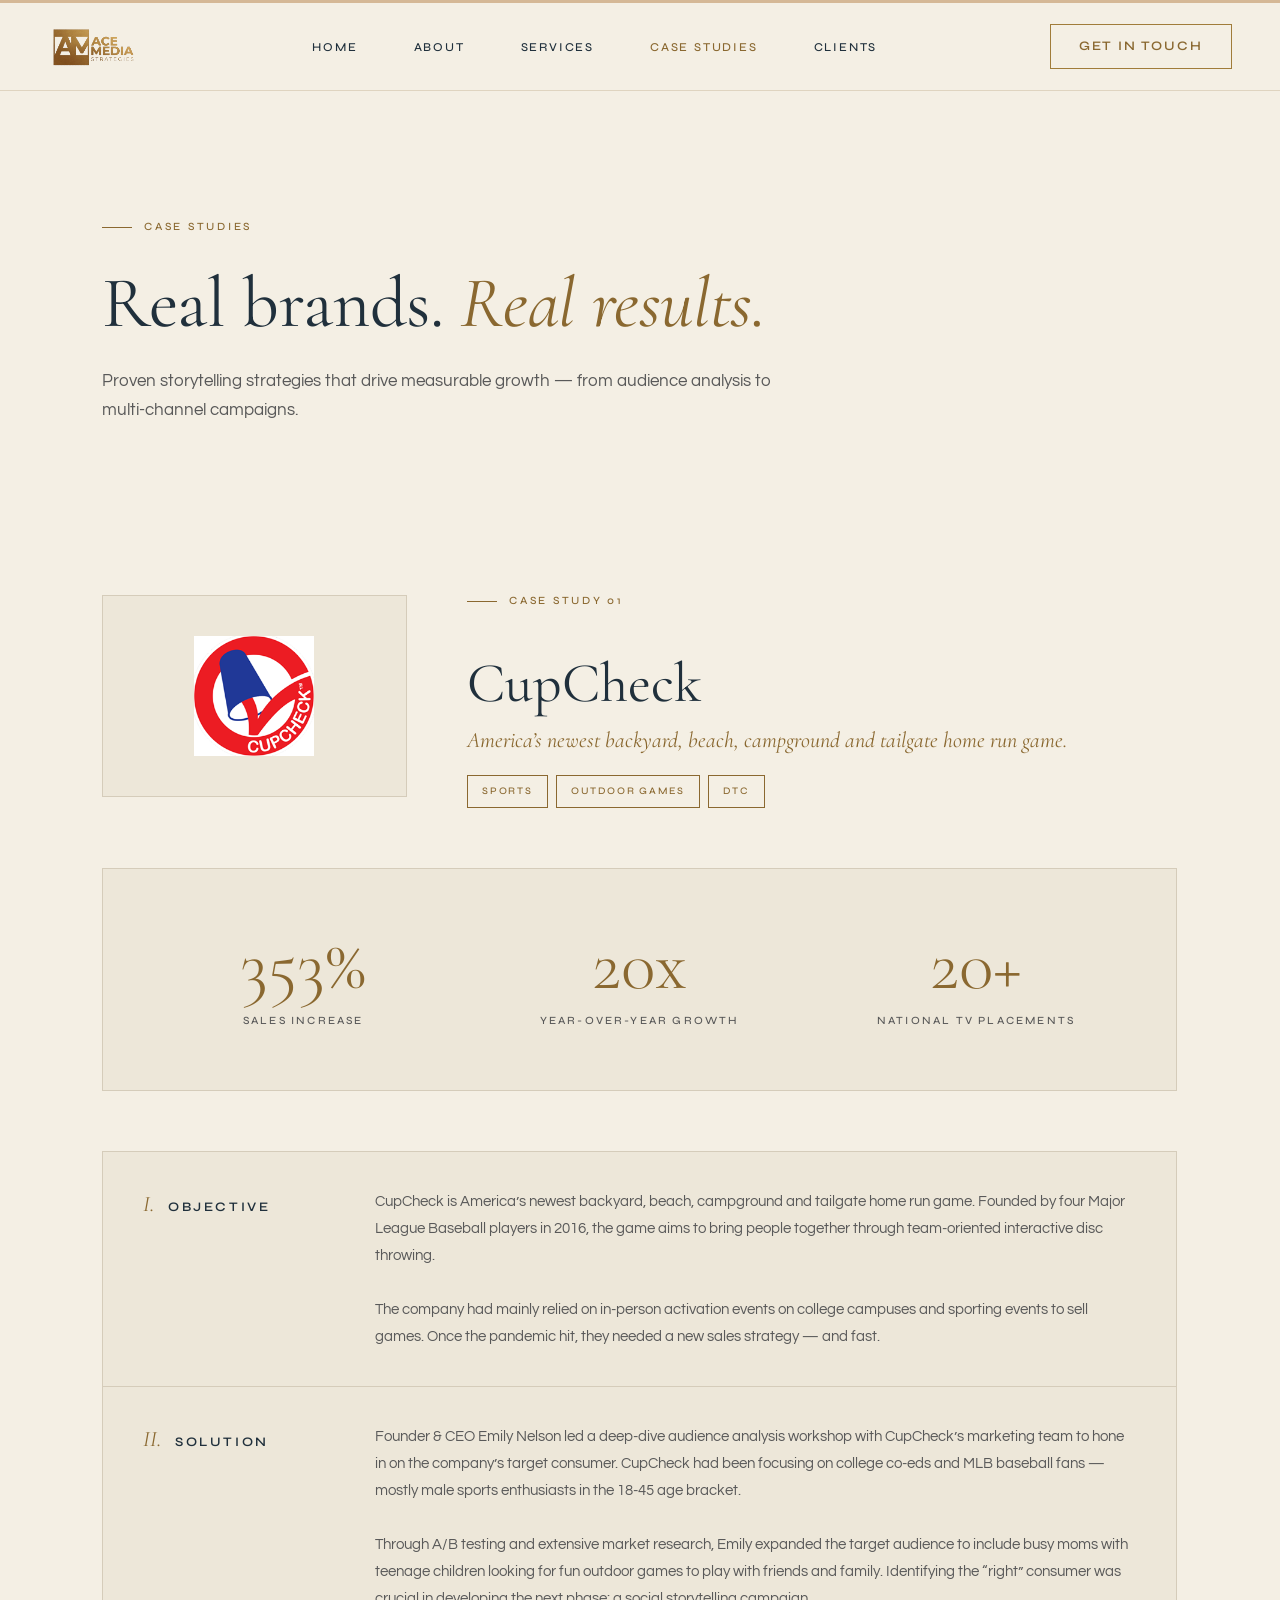
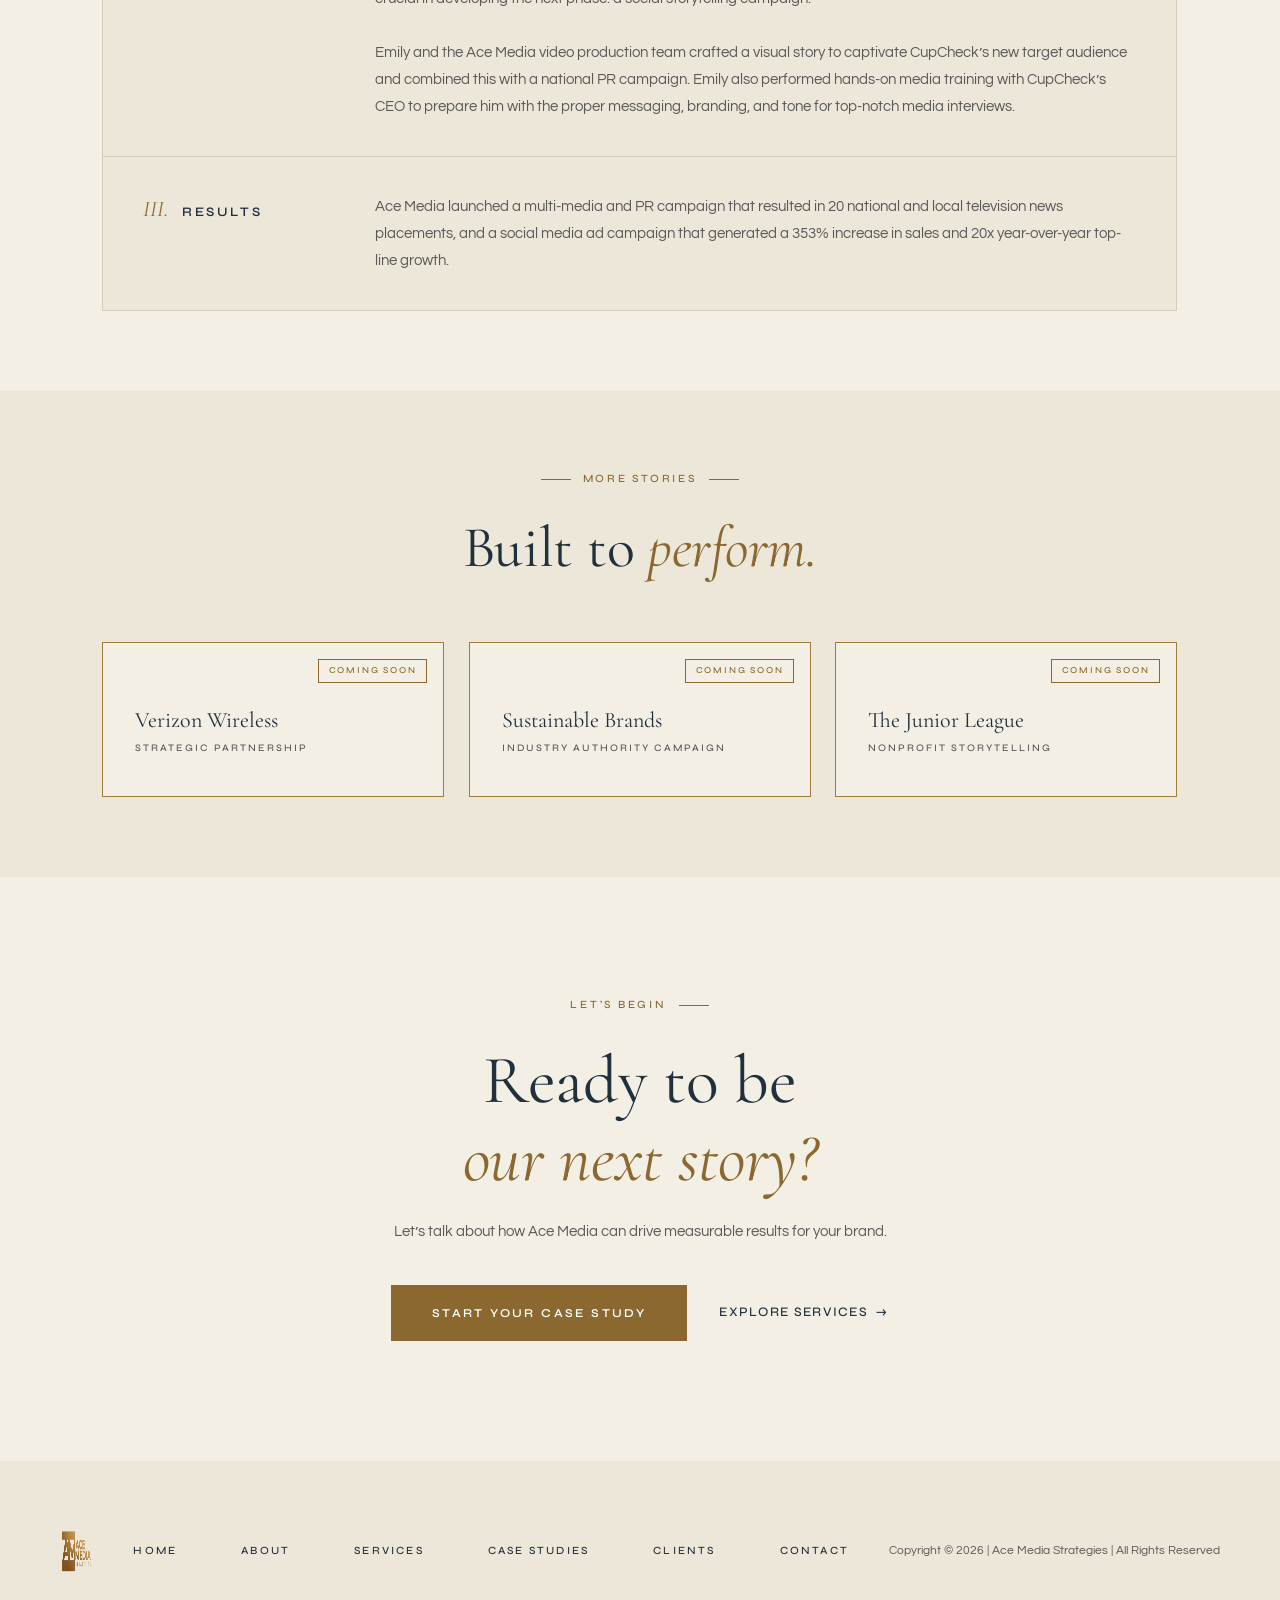
<file: case-studies.html>
<!DOCTYPE html>
<html lang="en">
<head>
  <meta charset="UTF-8" />
  <meta name="viewport" content="width=device-width, initial-scale=1.0" />
  <title>Case Studies | Ace Media Strategies</title>
  <meta name="description" content="Real brands. Real results. Proven storytelling strategies that drive measurable growth." />
  <link rel="preconnect" href="https://fonts.googleapis.com">
  <link rel="preconnect" href="https://fonts.gstatic.com" crossorigin>
  <link href="https://fonts.googleapis.com/css2?family=Cormorant+Garamond:ital,wght@0,300;0,400;0,500;0,600;1,300;1,400;1,500&family=Syne:wght@400;500;600;700&family=Questrial&display=swap" rel="stylesheet">
  <link rel="stylesheet" href="styles.css">
</head>
<body>
  <div class="top-stripe" aria-hidden="true"></div>

  <header class="nav" id="nav">
    <div class="nav-container">
      <a href="index.html" class="logo" aria-label="Ace Media Strategies home">
        <img class="logo-img" src="Logo_v2.png" alt="Ace Media Strategies" />
      </a>

      <nav class="nav-links" id="navLinks" aria-label="Primary">
        <a href="index.html" class="nav-link">Home</a>
        <a href="about.html" class="nav-link">About</a>
        <a href="index.html#services" class="nav-link">Services</a>
        <a href="case-studies.html" class="nav-link active">Case Studies</a>
        <a href="index.html#clients" class="nav-link">Clients</a>
      </nav>

      <a href="#contact" class="btn btn-outline nav-cta cta-btn">Get in Touch</a>

      <button class="hamburger" id="hamburger" aria-label="Toggle menu" aria-expanded="false" aria-controls="mobileNav">
        <span></span>
        <span></span>
        <span></span>
      </button>
    </div>
  </header>

  <div class="mobile-nav" id="mobileNav" aria-hidden="true">
    <nav class="mobile-nav-inner" aria-label="Mobile">
      <a href="index.html" class="mobile-nav-link">Home</a>
      <a href="about.html" class="mobile-nav-link">About</a>
      <a href="index.html#services" class="mobile-nav-link">Services</a>
      <a href="case-studies.html" class="mobile-nav-link active">Case Studies</a>
      <a href="index.html#clients" class="mobile-nav-link">Clients</a>
      <a href="#contact" class="btn btn-outline mobile-nav-cta cta-btn">Get in Touch</a>
    </nav>
  </div>

  <main>
    <!-- Hero Banner -->
    <section class="page-hero">
      <div class="page-hero-inner">
        <div class="eyebrow reveal">
          <span class="eyebrow-dash" aria-hidden="true"></span>
          <span class="eyebrow-text">Case Studies</span>
        </div>
        <h1 class="page-hero-heading reveal">
          Real brands. <em>Real results.</em>
        </h1>
        <p class="page-hero-subtext reveal">
          Proven storytelling strategies that drive measurable growth &mdash; from audience analysis to multi-channel campaigns.
        </p>
      </div>
    </section>

    <!-- CupCheck Case Study -->
    <section class="case-study">
      <div class="case-study-inner">
        <div class="case-header">
          <div class="case-logo-card reveal">
            <img src="images/clients/cupcheck.png" alt="CupCheck" />
          </div>

          <div class="case-intro reveal">
            <div class="eyebrow">
              <span class="eyebrow-dash" aria-hidden="true"></span>
              <span class="eyebrow-text">Case Study 01</span>
            </div>
            <h2 class="case-title">CupCheck</h2>
            <p class="case-tagline">America&rsquo;s newest backyard, beach, campground and tailgate home run game.</p>
            <ul class="case-tags">
              <li class="tag">Sports</li>
              <li class="tag">Outdoor Games</li>
              <li class="tag">DTC</li>
            </ul>
          </div>
        </div>

        <div class="case-results-bar reveal">
          <div class="case-result">
            <div class="case-result-num">353%</div>
            <div class="case-result-name">Sales Increase</div>
          </div>
          <div class="case-result">
            <div class="case-result-num">20x</div>
            <div class="case-result-name">Year-Over-Year Growth</div>
          </div>
          <div class="case-result">
            <div class="case-result-num">20+</div>
            <div class="case-result-name">National TV Placements</div>
          </div>
        </div>

        <div class="case-pillars reveal">
          <div class="case-pillar">
            <div class="case-pillar-label">
              <span class="case-pillar-num">I.</span>
              <h3 class="case-pillar-title">Objective</h3>
            </div>
            <p class="case-pillar-body">CupCheck is America&rsquo;s newest backyard, beach, campground and tailgate home run game. Founded by four Major League Baseball players in 2016, the game aims to bring people together through team-oriented interactive disc throwing.

The company had mainly relied on in-person activation events on college campuses and sporting events to sell games. Once the pandemic hit, they needed a new sales strategy &mdash; and fast.</p>
          </div>

          <div class="case-pillar">
            <div class="case-pillar-label">
              <span class="case-pillar-num">II.</span>
              <h3 class="case-pillar-title">Solution</h3>
            </div>
            <p class="case-pillar-body">Founder &amp; CEO Emily Nelson led a deep-dive audience analysis workshop with CupCheck&rsquo;s marketing team to hone in on the company&rsquo;s target consumer. CupCheck had been focusing on college co-eds and MLB baseball fans &mdash; mostly male sports enthusiasts in the 18-45 age bracket.

Through A/B testing and extensive market research, Emily expanded the target audience to include busy moms with teenage children looking for fun outdoor games to play with friends and family. Identifying the &ldquo;right&rdquo; consumer was crucial in developing the next phase: a social storytelling campaign.

Emily and the Ace Media video production team crafted a visual story to captivate CupCheck&rsquo;s new target audience and combined this with a national PR campaign. Emily also performed hands-on media training with CupCheck&rsquo;s CEO to prepare him with the proper messaging, branding, and tone for top-notch media interviews.</p>
          </div>

          <div class="case-pillar">
            <div class="case-pillar-label">
              <span class="case-pillar-num">III.</span>
              <h3 class="case-pillar-title">Results</h3>
            </div>
            <p class="case-pillar-body">Ace Media launched a multi-media and PR campaign that resulted in 20 national and local television news placements, and a social media ad campaign that generated a 353% increase in sales and 20x year-over-year top-line growth.</p>
          </div>
        </div>
      </div>
    </section>

    <!-- More Stories Teaser -->
    <section class="more-stories">
      <div class="more-stories-inner">
        <div class="eyebrow eyebrow-center reveal">
          <span class="eyebrow-dash" aria-hidden="true"></span>
          <span class="eyebrow-text">More Stories</span>
          <span class="eyebrow-dash" aria-hidden="true"></span>
        </div>
        <h2 class="section-heading section-heading-center reveal">
          Built to <em>perform.</em>
        </h2>
        <div class="story-grid">
          <article class="story-card reveal">
            <span class="story-coming-soon">Coming Soon</span>
            <h3 class="story-card-brand">Verizon Wireless</h3>
            <div class="story-card-tag">Strategic Partnership</div>
          </article>
          <article class="story-card reveal">
            <span class="story-coming-soon">Coming Soon</span>
            <h3 class="story-card-brand">Sustainable Brands</h3>
            <div class="story-card-tag">Industry Authority Campaign</div>
          </article>
          <article class="story-card reveal">
            <span class="story-coming-soon">Coming Soon</span>
            <h3 class="story-card-brand">The Junior League</h3>
            <div class="story-card-tag">Nonprofit Storytelling</div>
          </article>
        </div>
      </div>
    </section>

    <!-- Final CTA -->
    <section class="final-cta">
      <div class="section-inner final-cta-inner">
        <div class="eyebrow eyebrow-center eyebrow-after reveal">
          <span class="eyebrow-text">Let&rsquo;s Begin</span>
          <span class="eyebrow-dash" aria-hidden="true"></span>
        </div>

        <h2 class="section-heading section-heading-center final-cta-heading reveal">
          Ready to be<br>
          <em>our next story?</em>
        </h2>

        <p class="final-cta-body reveal">
          Let&rsquo;s talk about how Ace Media can drive measurable results for your brand.
        </p>

        <div class="final-cta-row reveal">
          <a href="#contact" class="btn btn-primary cta-btn">Start Your Case Study</a>
          <a href="index.html#services" class="btn btn-link final-cta-link">Explore Services <span class="arrow">&rarr;</span></a>
        </div>
      </div>
    </section>
  </main>

  <!-- Footer -->
  <footer class="site-footer" role="contentinfo">
    <div class="footer-upper">
      <a href="index.html" class="logo footer-logo" aria-label="Ace Media Strategies home">
        <img class="logo-img" src="Logo_v2.png" alt="Ace Media Strategies" />
      </a>

      <nav class="footer-nav" aria-label="Footer">
        <a href="index.html" class="footer-link">Home</a>
        <a href="about.html" class="footer-link">About</a>
        <a href="index.html#services" class="footer-link">Services</a>
        <a href="case-studies.html" class="footer-link">Case Studies</a>
        <a href="index.html#clients" class="footer-link">Clients</a>
        <a href="#contact" class="footer-link cta-btn">Contact</a>
      </nav>

      <p class="footer-copy">Copyright &copy; 2026 | Ace Media Strategies | All Rights Reserved</p>
    </div>
  </footer>

  <!-- Contact Modal -->
  <div class="modal" id="contactModal" role="dialog" aria-modal="true" aria-labelledby="modalTitle" aria-hidden="true">
    <div class="modal-overlay" data-modal-close></div>
    <div class="modal-box" role="document">
      <button class="modal-close" type="button" aria-label="Close dialog" data-modal-close>&times;</button>

      <h3 class="modal-title" id="modalTitle">Start Your Story</h3>
      <p class="modal-subtext">Tell us about your brand and we&rsquo;ll get back to you within 24 hours.</p>

      <form class="contact-form" id="contactForm" novalidate>
        <div class="field">
          <label class="field-label" for="cf-name">Full Name</label>
          <input class="field-input" id="cf-name" name="name" type="text" placeholder="Your name" required />
        </div>
        <div class="field">
          <label class="field-label" for="cf-email">Email Address</label>
          <input class="field-input" id="cf-email" name="email" type="email" placeholder="your@email.com" required />
        </div>
        <div class="field">
          <label class="field-label" for="cf-brand">Brand / Company</label>
          <input class="field-input" id="cf-brand" name="brand" type="text" placeholder="Your company name" required />
        </div>
        <div class="field">
          <label class="field-label" for="cf-story">Your Story</label>
          <textarea class="field-input" id="cf-story" name="story" rows="4" placeholder="Tell us about your brand..." required></textarea>
        </div>

        <button class="form-submit" type="submit">Send Your Story</button>
      </form>

      <div class="modal-success" id="modalSuccess" hidden>
        We&rsquo;ve received your story. We&rsquo;ll be in touch soon.
      </div>
    </div>
  </div>

  <script src="script.js"></script>
</body>
</html>
</file>
<file: styles.css>
/* ===== Design Tokens ===== */
:root {
  --bg: #F4EFE4;
  --bg-card-light: #EDE7D9;
  --bg-card-mid: #E6DFD0;
  --bg-card-dark: #D5CCBA;
  --gold: #8A6830;
  --gold-light: #A07C3A;
  --text: #20303C;
  --text-muted: #595959;
  --white: #FFFFFF;
  --stripe: #D5B896;
  --border-warm: rgba(138, 104, 48, 0.2);
  --border-ticker: #C8BDA8;

  --font-head: "Cormorant Garamond", Georgia, serif;
  --font-ui: "Syne", system-ui, sans-serif;
  --font-body: "Questrial", system-ui, sans-serif;

  --nav-height: 88px;
}

/* ===== Reset ===== */
*,
*::before,
*::after { box-sizing: border-box; }

html {
  scroll-behavior: smooth;
  -webkit-text-size-adjust: 100%;
}

body {
  margin: 0;
  font-family: var(--font-body);
  background: var(--bg);
  color: var(--text);
  line-height: 1.5;
  -webkit-font-smoothing: antialiased;
  -moz-osx-font-smoothing: grayscale;
}

img, svg { display: block; max-width: 100%; }

a { text-decoration: none; color: inherit; }

button {
  font: inherit;
  background: none;
  border: 0;
  cursor: pointer;
  color: inherit;
}

/* ===== Top warm stripe ===== */
.top-stripe {
  height: 3px;
  width: 100%;
  background: var(--stripe);
}

/* ===== Navigation ===== */
.nav {
  position: sticky;
  top: 0;
  z-index: 1000;
  background: var(--bg);
  border-bottom: 1px solid var(--border-warm);
  height: var(--nav-height);
}

.nav-container {
  max-width: 1440px;
  height: 100%;
  margin: 0 auto;
  padding: 0 48px;
  display: flex;
  align-items: center;
  justify-content: space-between;
  gap: 32px;
}

.logo {
  font-family: var(--font-head);
  font-size: 28px;
  line-height: 1;
  display: inline-flex;
  gap: 0.35ch;
  align-items: baseline;
}
.logo-ace {
  color: var(--text);
  font-weight: 400;
}
.logo-media {
  color: var(--gold);
  font-style: italic;
  font-weight: 400;
}

/* ===== Logo image ===== */
.logo-img {
  display: block;
  height: 72px;
  width: auto;
  transition: opacity 0.3s ease;
  mix-blend-mode: darken;
}
.logo:hover .logo-img {
  opacity: 0.85;
}
.footer-logo .logo-img {
  height: 80px;
}
@media (max-width: 768px) {
  .logo-img { height: 56px; }
  .footer-logo .logo-img { height: 64px; }
}

.nav-links {
  display: flex;
  gap: 56px;
  flex: 1;
  justify-content: center;
}
.nav-link {
  font-family: var(--font-ui);
  font-size: 12px;
  font-weight: 500;
  letter-spacing: 0.15em;
  text-transform: uppercase;
  color: var(--text);
  transition: color 0.2s ease;
  padding: 4px 0;
  position: relative;
  white-space: nowrap;
}
.nav-link:hover,
.nav-link.active {
  color: var(--gold);
}

/* ===== Buttons ===== */
.btn {
  display: inline-flex;
  align-items: center;
  justify-content: center;
  font-family: var(--font-ui);
  text-transform: uppercase;
  cursor: pointer;
  transition: all 0.2s ease;
  white-space: nowrap;
  border-radius: 0;
}

.btn-outline {
  border: 1px solid var(--gold-light);
  background: transparent;
  color: var(--gold);
  font-weight: 600;
  font-size: 13px;
  letter-spacing: 0.15em;
  padding: 12px 28px;
}
.btn-outline:hover {
  background: var(--gold);
  color: var(--white);
  border-color: var(--gold);
}

.btn-primary {
  background: var(--gold);
  color: var(--white);
  font-weight: 600;
  font-size: 12px;
  letter-spacing: 0.2em;
  padding: 18px 32px;
  border: 1px solid var(--gold);
}
.btn-primary:hover {
  background: #6f5327;
  border-color: #6f5327;
}

.btn-link {
  background: none;
  border: 0;
  padding: 0;
  color: var(--text);
  font-family: var(--font-ui);
  font-size: 13px;
  letter-spacing: 0.15em;
  text-transform: uppercase;
  font-weight: 500;
}
.btn-link .arrow {
  display: inline-block;
  margin-left: 8px;
  transition: transform 0.2s ease;
}
.btn-link:hover { color: var(--gold); }
.btn-link:hover .arrow { transform: translateX(4px); }

/* ===== Hamburger ===== */
.hamburger {
  display: none;
  flex-direction: column;
  gap: 5px;
  padding: 8px;
}
.hamburger span {
  display: block;
  width: 24px;
  height: 2px;
  background: var(--text);
  transition: transform 0.25s ease, opacity 0.25s ease;
  transform-origin: center;
}
.hamburger.is-open span:nth-child(1) { transform: translateY(7px) rotate(45deg); }
.hamburger.is-open span:nth-child(2) { opacity: 0; }
.hamburger.is-open span:nth-child(3) { transform: translateY(-7px) rotate(-45deg); }

/* ===== Mobile nav overlay ===== */
.mobile-nav {
  position: fixed;
  top: calc(var(--nav-height) + 3px); /* below stripe + nav */
  left: 0;
  right: 0;
  bottom: 0;
  background: var(--bg);
  z-index: 999;
  transform: translateX(100%);
  transition: transform 0.3s ease;
  visibility: hidden;
}
.mobile-nav.is-open {
  transform: translateX(0);
  visibility: visible;
}
.mobile-nav-inner {
  display: flex;
  flex-direction: column;
  align-items: center;
  justify-content: center;
  gap: 40px;
  height: 100%;
  padding: 48px;
}
.mobile-nav-link {
  font-family: var(--font-ui);
  font-size: 18px;
  letter-spacing: 0.15em;
  text-transform: uppercase;
  color: var(--text);
  font-weight: 500;
}
.mobile-nav-link:hover { color: var(--gold); }
.mobile-nav-cta { margin-top: 16px; }

/* ===== Hero ===== */
.hero {
  min-height: calc(100vh - var(--nav-height) - 3px - 60px);
  padding: 40px 0 0;
  display: flex;
  align-items: center;
  position: relative;
  overflow: hidden;
}

.hero-container {
  max-width: 1440px;
  width: 100%;
  margin: 0 auto;
  padding: 0 48px 0 10%;
  display: grid;
  grid-template-columns: 52% 48%;
  gap: 40px;
  align-items: center;
}

.hero-left { padding-right: 24px; }

.eyebrow {
  display: inline-flex;
  align-items: center;
  gap: 12px;
  margin-bottom: 28px;
}
.eyebrow-dash {
  display: inline-block;
  width: 30px;
  height: 1px;
  background: var(--gold);
}
.eyebrow-text {
  font-family: var(--font-ui);
  font-size: 11px;
  letter-spacing: 0.25em;
  text-transform: uppercase;
  color: var(--gold);
  font-weight: 500;
}

.hero-title {
  font-family: var(--font-head);
  font-weight: 400;
  font-size: 72px;
  line-height: 1.1;
  color: var(--text);
  margin: 0 0 32px;
  letter-spacing: -0.01em;
}
.hero-title em {
  font-style: italic;
  color: var(--gold);
  font-weight: 400;
}

.hero-subtext {
  font-family: var(--font-body);
  font-size: 15px;
  line-height: 1.7;
  color: var(--text-muted);
  margin: 0 0 32px;
  max-width: 460px;
}
.hero-grow {
  font-family: var(--font-ui);
  font-weight: 700;
  color: var(--gold);
  letter-spacing: 0.05em;
}

.hero-cta {
  display: flex;
  gap: 32px;
  align-items: center;
  flex-wrap: wrap;
}

/* ===== Hero Right — chart + stat card ===== */
.hero-right {
  position: relative;
  display: flex;
  justify-content: center;
  align-items: center;
  padding: 60px 0;
}

.chart-panel {
  position: relative;
  width: 100%;
  max-width: 520px;
  background: var(--bg-card-mid);
  padding: 120px 36px 32px;
  min-height: 420px;
  display: flex;
  flex-direction: column;
  justify-content: flex-end;
}

.stat-card {
  position: absolute;
  top: -40px;
  right: 24px;
  background: var(--bg-card-light);
  border: 1px solid var(--gold-light);
  padding: 28px 32px;
  width: 253px;
  z-index: 2;
  animation: engagement-card-float 6s ease-in-out infinite;
  will-change: transform;
}
.stat-label {
  font-family: var(--font-ui);
  font-size: 12px;
  letter-spacing: 1.68px;
  text-transform: uppercase;
  color: var(--gold);
  margin-bottom: 4px;
  font-weight: 700;
}
.stat-value {
  font-family: var(--font-head);
  font-size: 60px;
  line-height: 66px;
  color: #000;
  font-weight: 400;
  margin-bottom: 10px;
}
.stat-desc {
  font-family: var(--font-body);
  font-size: 16px;
  line-height: 22.4px;
  color: var(--text-muted);
}

@keyframes engagement-card-float {
  0% {
    transform: translate3d(0, 0, 0);
    animation-timing-function: cubic-bezier(0.39, 0.575, 0.565, 1);
  }
  25% {
    transform: translate3d(0, -16px, 0);
    animation-timing-function: cubic-bezier(0.445, 0.05, 0.55, 0.95);
  }
  75% {
    transform: translate3d(0, 16px, 0);
    animation-timing-function: cubic-bezier(0.47, 0, 0.745, 0.715);
  }
  100% {
    transform: translate3d(0, 0, 0);
  }
}

.chart-bars {
  display: flex;
  align-items: flex-end;
  justify-content: space-between;
  gap: 14px;
  margin-bottom: 22px;
  height: 110px;
}
.bar-group {
  display: flex;
  align-items: flex-end;
  gap: 4px;
  flex: 1;
}
.bar {
  display: block;
  flex: 1;
  min-width: 12px;
  height: var(--h);
  animation: barGrow 1s cubic-bezier(0.2, 0.8, 0.2, 1) var(--d, 0s) backwards;
}
.bar-beige { background: var(--bg-card-dark); }
.bar-gold  { background: var(--gold); }

@keyframes barGrow {
  from { height: 0; }
  to   { height: var(--h); }
}

.chart-footer { margin-top: 8px; }
.chart-title {
  font-family: var(--font-ui);
  font-size: 10px;
  letter-spacing: 0.2em;
  text-transform: uppercase;
  color: var(--gold);
  font-weight: 500;
  margin-bottom: 6px;
}
.chart-desc {
  font-family: var(--font-body);
  font-size: 13px;
  color: var(--text-muted);
}

/* ===== Ticker ===== */
.ticker {
  height: 60px;
  background: var(--bg-card-dark);
  border-top: 1px solid var(--border-ticker);
  border-bottom: 1px solid var(--border-ticker);
  overflow: hidden;
  display: flex;
  align-items: center;
  position: relative;
}

.ticker-track {
  display: flex;
  width: max-content;
  animation: marquee 30s linear infinite;
  will-change: transform;
}
.ticker:hover .ticker-track { animation-play-state: paused; }

.ticker-group {
  display: flex;
  align-items: center;
  flex-shrink: 0;
  padding-right: 0;
}

.ticker-item,
.ticker-sep {
  font-family: var(--font-ui);
  font-size: 11px;
  letter-spacing: 0.2em;
  text-transform: uppercase;
  color: var(--text);
  font-weight: 500;
  white-space: nowrap;
  padding: 0 28px;
}
.ticker-sep {
  color: var(--gold);
  padding: 0 4px;
}

@keyframes marquee {
  from { transform: translateX(0); }
  to   { transform: translateX(-50%); }
}

/* ===== Placeholders (for prompt-3 sections) ===== */
.placeholder-section {
  scroll-margin-top: calc(var(--nav-height) + 12px);
}

/* ===== Shared section primitives ===== */
.section-inner {
  max-width: 1440px;
  margin: 0 auto;
  padding: 100px 8%;
}

.section-heading {
  font-family: var(--font-head);
  font-weight: 400;
  font-size: 58px;
  line-height: 1.15;
  color: var(--text);
  margin: 0;
  letter-spacing: -0.005em;
}
.section-heading em {
  font-style: italic;
  color: var(--gold);
  font-weight: 400;
}
.section-heading-center {
  text-align: center;
}

.eyebrow-center {
  justify-content: center;
  display: flex;
}

/* scroll-margin so anchor offsets clear the sticky nav */
section[id] { scroll-margin-top: calc(var(--nav-height) + 12px); }

/* ===== Section 4: Services ===== */
.services {
  background: var(--bg);
}

.service-grid {
  display: grid;
  grid-template-columns: repeat(3, 1fr);
  gap: 1px;
  margin-top: 60px;
  background: var(--bg-card-dark);
  border: 1px solid var(--bg-card-dark);
}

.service-card {
  position: relative;
  background: var(--bg-card-light);
  padding: 56px 44px;
  overflow: hidden;
}

.service-num {
  position: relative;
  display: block;
  font-family: var(--font-head);
  font-size: 100px;
  line-height: 0.9;
  color: rgba(32, 48, 60, 0.08);
  font-weight: 300;
  pointer-events: none;
  user-select: none;
  margin: 0 0 12px;
}

.service-icon {
  position: relative;
  margin-bottom: 32px;
}

.service-title {
  font-family: var(--font-head);
  font-size: 28px;
  font-weight: 400;
  color: var(--text);
  margin: 0 0 16px;
  line-height: 1.2;
}

.service-body {
  font-family: var(--font-body);
  font-size: 14px;
  color: var(--text-muted);
  line-height: 1.7;
  margin: 0 0 24px;
}

.tag-list {
  list-style: none;
  margin: 0;
  padding: 0;
  display: flex;
  flex-wrap: wrap;
  gap: 8px;
}
.tag {
  display: inline-flex;
  align-items: center;
  font-family: var(--font-ui);
  font-size: 10px;
  font-weight: 500;
  letter-spacing: 0.18em;
  text-transform: uppercase;
  color: var(--gold);
  border: 1px solid var(--gold);
  padding: 8px 14px;
  transition: background 0.2s ease, color 0.2s ease;
}
.tag:hover {
  background: var(--gold);
  color: var(--white);
}

/* ===== Section 5: About ===== */
.about {
  background: var(--bg);
}

.about-grid {
  display: grid;
  grid-template-columns: 40fr 60fr;
  gap: 80px;
  align-items: start;
}

/* Photo block (left column) */
.about-photo-block {
  margin: 0;
}
.about-photo-wrap {
  position: relative;
  width: 100%;
  max-width: 400px;
  margin: 0 auto 0 0;
}
.about-photo-wrap::before {
  content: "";
  position: absolute;
  top: 12px;
  left: -12px;
  width: 100%;
  height: 100%;
  background: var(--gold);
  z-index: 0;
}
.about-photo {
  position: relative;
  z-index: 1;
  display: block;
  width: 100%;
  aspect-ratio: 3 / 4;
  object-fit: cover;
  object-position: center top;
  background: var(--bg-card-mid);
}
.about-caption {
  max-width: 400px;
  margin: 20px auto 0 0;
}
.about-caption-name {
  font-family: var(--font-head);
  font-style: italic;
  font-size: 22px;
  font-weight: 400;
  color: var(--gold);
  line-height: 1.2;
}
.about-caption-role {
  font-family: var(--font-ui);
  font-size: 11px;
  letter-spacing: 0.25em;
  text-transform: uppercase;
  color: var(--text-muted);
  font-weight: 500;
  margin-top: 6px;
}

.about-body {
  font-family: var(--font-body);
  font-size: 15px;
  color: var(--text-muted);
  line-height: 1.8;
  margin: 24px 0 32px;
  max-width: 560px;
}

.about-cta {
  margin-bottom: 8px;
}

.about-rule {
  border: 0;
  border-top: 1px solid var(--bg-card-dark);
  margin: 40px 0;
}

.stats-row {
  display: flex;
  gap: 0;
  align-items: flex-start;
  flex-wrap: nowrap;
}
.stats-row .stat {
  padding: 0 24px;
  border-right: 1px solid var(--bg-card-dark);
  flex: 1;
  min-width: 0;
}
.stats-row .stat:first-child { padding-left: 0; }
.stats-row .stat:last-child  { border-right: 0; padding-right: 0; }

.stat-num {
  font-family: var(--font-head);
  font-size: 52px;
  line-height: 1;
  color: var(--gold);
  font-weight: 300;
  margin-bottom: 10px;
}
.stat-name {
  font-family: var(--font-ui);
  font-size: 10px;
  letter-spacing: 0.2em;
  text-transform: uppercase;
  color: var(--text-muted);
  font-weight: 500;
  margin-top: 4px;
}

/* Why-panel (now inline inside the right column) */
.why-panel {
  background: var(--bg-card-light);
  border: 1px solid var(--bg-card-dark);
  padding: 0;
  margin-top: 40px;
}
.why-row {
  display: flex;
  align-items: flex-start;
  padding: 28px 36px;
  border-bottom: 1px solid var(--bg-card-dark);
}
.why-row:last-child { border-bottom: 0; }

.why-num {
  font-family: var(--font-head);
  font-style: italic;
  font-size: 18px;
  color: var(--gold);
  margin-right: 20px;
  min-width: 32px;
  line-height: 1.4;
  flex-shrink: 0;
}
.why-content { flex: 1; min-width: 0; }
.why-title {
  font-family: 'Syne', sans-serif;
  font-weight: 600;
  font-size: 20px;
  line-height: 28px;
  color: var(--text);
  margin: 0;
  letter-spacing: normal;
  text-transform: none;
}
.why-desc {
  font-family: var(--font-body);
  font-size: 14px;
  color: var(--text-muted);
  line-height: 1.7;
  margin: 6px 0 0;
}

/* ===== Clients ===== */
.clients {
  background: var(--bg);
}
.clients-inner {
  text-align: center;
}
.client-grid {
  display: flex;
  justify-content: space-between;
  align-items: center;
  gap: 60px;
  max-width: 1200px;
  margin: 60px auto 0;
  padding: 0 40px;
}
.client-logo {
  flex: 1;
  height: 120px;
  display: flex;
  align-items: center;
  justify-content: center;
  padding: 0 16px;
}
.client-logo img {
  max-width: 100%;
  max-height: 100px;
  width: auto;
  height: auto;
  object-fit: contain;
}

/* ===== Section 6: Process ===== */
.process {
  background: var(--bg-card-light);
}
.process-inner {
  padding-top: 100px;
  padding-bottom: 100px;
}

.process-grid {
  display: grid;
  grid-template-columns: repeat(4, 1fr);
  margin-top: 60px;
  gap: 1px;
  background: var(--bg-card-dark);
  border: 1px solid var(--bg-card-dark);
}

.process-card {
  padding: 48px 36px;
  border: 0;
  background: var(--bg-card-light);
  transition: background-color 0.3s ease;
}
.process-card:hover {
  background-color: var(--bg-card-dark);
}

.process-step {
  font-family: var(--font-ui);
  font-size: 11px;
  font-weight: 500;
  letter-spacing: 0.2em;
  text-transform: uppercase;
  color: var(--gold);
}
.process-title {
  font-family: var(--font-head);
  font-size: 32px;
  font-weight: 400;
  color: var(--text);
  margin: 16px 0 0;
  line-height: 1.2;
}
.process-desc {
  font-family: var(--font-body);
  font-size: 14px;
  color: var(--text-muted);
  line-height: 1.8;
  margin: 12px 0 0;
}

/* ===== Scroll Reveal ===== */
.reveal {
  opacity: 0;
  transform: translateY(30px);
  transition: opacity 0.7s ease, transform 0.7s ease;
  will-change: opacity, transform;
}
.reveal.visible {
  opacity: 1;
  transform: translateY(0);
}
/* stagger children inside a grid */
.service-grid .reveal.visible:nth-child(1) { transition-delay: 0s; }
.service-grid .reveal.visible:nth-child(2) { transition-delay: 0.12s; }
.process-grid .reveal.visible:nth-child(1) { transition-delay: 0s; }
.process-grid .reveal.visible:nth-child(2) { transition-delay: 0.08s; }
.process-grid .reveal.visible:nth-child(3) { transition-delay: 0.16s; }
.process-grid .reveal.visible:nth-child(4) { transition-delay: 0.24s; }

/* ===== Active nav link ===== */
.nav-link.active { color: var(--gold); }

/* ===== Nav shadow on scroll ===== */
.nav.is-scrolled {
  box-shadow: 0 2px 20px rgba(0, 0, 0, 0.06);
}

/* ===== Section 7: Final CTA ===== */
.final-cta {
  background: var(--bg);
}
.final-cta-inner {
  padding-top: 120px;
  padding-bottom: 120px;
  text-align: center;
}
.eyebrow-after {
  gap: 12px;
}
.final-cta-heading {
  font-size: 68px;
  margin-top: 28px;
}
.final-cta-body {
  font-family: var(--font-body);
  font-size: 15px;
  line-height: 1.8;
  color: var(--text-muted);
  max-width: 600px;
  margin: 20px auto 0;
}
.final-cta-row {
  display: flex;
  justify-content: center;
  align-items: center;
  gap: 32px;
  margin-top: 40px;
  flex-wrap: wrap;
}
.final-cta-row .btn-primary {
  padding: 18px 40px;
}
.final-cta-link {
  letter-spacing: 0.1em;
}

/* ===== Section 9: Footer ===== */
.site-footer {
  background: var(--bg-card-light);
  width: 100%;
}
.footer-upper {
  display: grid;
  grid-template-columns: 1fr 2fr 1fr;
  align-items: center;
  width: 100%;
  max-width: 1600px;
  margin: 0 auto;
  padding: 50px 60px;
  gap: 40px;
  box-sizing: border-box;
}
.footer-logo {
  font-size: 26px;
  justify-self: start;
}
.footer-nav {
  display: flex;
  justify-content: center;
  align-items: center;
  gap: 64px;
  justify-self: center;
}
.footer-link {
  font-family: var(--font-ui);
  font-size: 11px;
  font-weight: 500;
  letter-spacing: 0.2em;
  text-transform: uppercase;
  color: var(--text);
  text-decoration: none;
  white-space: nowrap;
  transition: color 0.3s ease;
}
.footer-link:hover { color: var(--gold); }

.footer-copy {
  justify-self: end;
  font-family: var(--font-body);
  font-size: 12px;
  color: var(--text-muted);
  margin: 0;
  text-align: right;
  white-space: nowrap;
}

.footer-lower {
  background: var(--gold);
  color: var(--white);
  font-family: var(--font-ui);
  font-size: 11px;
  letter-spacing: 0.1em;
  height: 48px;
  display: flex;
  align-items: center;
  justify-content: center;
  text-align: center;
  padding: 0 16px;
}

/* ===== Section 8: Contact Modal ===== */
.modal {
  position: fixed;
  inset: 0;
  z-index: 2000;
  display: none;
  align-items: center;
  justify-content: center;
  padding: 24px;
}
.modal.is-open {
  display: flex;
}
.modal-overlay {
  position: absolute;
  inset: 0;
  background: rgba(0, 0, 0, 0.5);
  animation: fadeIn 0.25s ease both;
}
.modal-box {
  position: relative;
  background: var(--bg);
  max-width: 560px;
  width: 100%;
  padding: 60px 56px;
  max-height: calc(100vh - 48px);
  overflow-y: auto;
  animation: modalIn 0.3s cubic-bezier(0.2, 0.8, 0.2, 1) both;
}
@keyframes fadeIn {
  from { opacity: 0; }
  to   { opacity: 1; }
}
@keyframes modalIn {
  from { opacity: 0; transform: translateY(12px) scale(0.98); }
  to   { opacity: 1; transform: translateY(0) scale(1); }
}

.modal-close {
  position: absolute;
  top: 20px;
  right: 24px;
  font-family: var(--font-ui);
  font-size: 28px;
  line-height: 1;
  color: var(--gold);
  cursor: pointer;
  padding: 4px 10px;
  background: none;
  border: 0;
  transition: transform 0.2s ease, color 0.2s ease;
}
.modal-close:hover {
  color: var(--text);
  transform: rotate(90deg);
}

.modal-title {
  font-family: var(--font-head);
  font-style: italic;
  font-size: 42px;
  line-height: 1.15;
  color: var(--text);
  margin: 0 0 14px;
  font-weight: 400;
}
.modal-subtext {
  font-family: var(--font-body);
  font-size: 14px;
  color: var(--text-muted);
  margin: 0 0 36px;
  line-height: 1.6;
}

/* Form */
.contact-form { display: block; }
.field {
  display: block;
  margin-bottom: 28px;
}
.field-label {
  display: block;
  font-family: var(--font-ui);
  font-size: 10px;
  letter-spacing: 0.2em;
  text-transform: uppercase;
  color: var(--gold);
  font-weight: 500;
  margin-bottom: 8px;
}
.field-input {
  display: block;
  width: 100%;
  background: transparent;
  border: 0;
  border-bottom: 1px solid var(--bg-card-dark);
  padding: 10px 0;
  font-family: var(--font-body);
  font-size: 15px;
  color: var(--text);
  outline: none;
  transition: border-color 0.3s ease;
  resize: vertical;
  box-sizing: border-box;
  border-radius: 0;
}
.field-input::placeholder {
  color: rgba(89, 89, 89, 0.55);
}
.field-input:focus {
  border-bottom-color: var(--gold);
}
.field.is-invalid .field-input {
  border-bottom-color: #c33;
}

.form-submit {
  display: block;
  width: 100%;
  background: var(--gold);
  color: var(--white);
  font-family: var(--font-ui);
  font-weight: 600;
  font-size: 12px;
  letter-spacing: 0.2em;
  text-transform: uppercase;
  padding: 18px;
  margin-top: 8px;
  border: 0;
  border-radius: 0;
  cursor: pointer;
  transition: background 0.3s ease;
}
.form-submit:hover {
  background: var(--text);
}

.modal-success {
  font-family: var(--font-head);
  font-style: italic;
  font-size: 28px;
  line-height: 1.3;
  color: var(--gold);
  text-align: center;
  padding: 40px 16px;
}

/* Modal-open body lock */
body.modal-open {
  overflow: hidden;
}

/* ===== Footer responsive ===== */
@media (max-width: 900px) {
  .footer-upper {
    grid-template-columns: 1fr;
    gap: 24px;
    padding: 40px 24px;
    text-align: center;
  }
  .footer-logo,
  .footer-nav,
  .footer-copy {
    justify-self: center;
  }
  .footer-nav {
    flex-wrap: wrap;
    gap: 20px;
  }
  .footer-copy {
    text-align: center;
    white-space: normal;
  }
}

@media (max-width: 768px) {
  .final-cta-inner {
    padding-top: 80px;
    padding-bottom: 80px;
  }
  .final-cta-heading { font-size: 42px; }
  .final-cta-row { gap: 16px; }

  .modal-box {
    padding: 48px 28px 36px;
  }
  .modal-title { font-size: 32px; }
  .modal-close { top: 12px; right: 14px; font-size: 26px; }
}

@media (max-width: 420px) {
  .final-cta-heading { font-size: 34px; }
  .modal-box { padding: 40px 22px 28px; }
  .modal-title { font-size: 26px; }
  .modal-success { font-size: 22px; padding: 28px 8px; }
}

/* ===== Clients responsive ===== */
@media (max-width: 900px) {
  .about-photo-wrap,
  .about-caption {
    margin-left: auto;
    margin-right: auto;
  }
}
@media (max-width: 768px) {
  .client-grid {
    flex-wrap: wrap;
    gap: 40px;
    padding: 0 20px;
  }
  .client-logo {
    flex: 1 1 calc(33.333% - 40px);
    max-width: calc(33.333% - 40px);
    height: 90px;
  }
  .client-logo img { max-height: 75px; }
}
@media (max-width: 480px) {
  .client-grid {
    flex-direction: column;
    gap: 32px;
  }
  .client-logo {
    flex: 1 1 auto;
    width: 100%;
    max-width: 100%;
    height: auto;
  }
  .client-logo img { max-height: 90px; }
}

/* ===== Reduced motion ===== */
@media (prefers-reduced-motion: reduce) {
  html { scroll-behavior: auto; }
  .ticker-track { animation: none; }
  .bar { animation: none; }
  .stat-card { animation: none; }
  .reveal {
    opacity: 1 !important;
    transform: none !important;
  }
  * { transition-duration: 0.01ms !important; }
}

/* ===== Responsive ===== */
@media (max-width: 1100px) {
  .hero-title { font-size: 60px; }
  .hero-container { padding-left: 6%; }
  .stat-card { right: -10px; top: -30px; }

  .section-heading { font-size: 50px; }
  .section-inner { padding: 90px 6%; }

  .process-grid { grid-template-columns: repeat(2, 1fr); }
}

@media (max-width: 900px) {
  .hero-container {
    grid-template-columns: 1fr;
    padding: 0 32px;
    gap: 60px;
  }
  .hero-title { font-size: 56px; }
  .hero-right { padding: 20px 0 40px; }
  .chart-panel { max-width: 100%; }

  .section-heading { font-size: 44px; }
  .service-grid { grid-template-columns: repeat(2, 1fr); }
  .about-grid {
    grid-template-columns: 1fr;
    gap: 48px;
  }
  .why-panel { position: static; }
}

@media (max-width: 768px) {
  .nav-container {
    padding: 0 20px;
  }
  .nav-links,
  .nav-cta {
    display: none;
  }
  .hamburger {
    display: inline-flex;
  }

  .hero {
    min-height: auto;
    padding: 32px 0 48px;
  }
  .hero-container {
    padding: 0 20px;
  }
  .hero-title {
    font-size: 44px;
  }
  .hero-subtext { font-size: 14px; }

  .stat-card {
    right: 0;
    top: -24px;
    padding: 18px 20px;
    width: auto;
    min-width: 170px;
  }
  .stat-value { font-size: 42px; line-height: 1; }
  .stat-desc { font-size: 13px; }
  .chart-panel {
    padding: 90px 20px 24px;
    min-height: 340px;
  }
  .chart-bars { height: 90px; gap: 6px; }
  .bar-group { gap: 2px; }

  .hero-cta { gap: 20px; }
  .btn-primary { padding: 16px 24px; font-size: 11px; }

  .ticker-item { padding: 0 16px; }

  .section-inner { padding: 72px 24px; }
  .section-heading { font-size: 36px; }

  .service-grid { grid-template-columns: 1fr; }
  .service-card { padding: 48px 28px; }
  .service-num { font-size: 80px; }
  .service-title { font-size: 26px; }

  .process-grid { grid-template-columns: 1fr; }

  .stats-row { gap: 0; }
  .stats-row .stat { padding: 0 16px; }
  .stat-num { font-size: 40px; }

  .why-row { padding: 22px 24px; }
  .why-num { min-width: 28px; margin-right: 14px; font-size: 16px; }
}

@media (max-width: 420px) {
  .hero-title { font-size: 36px; }
  .chart-panel { padding: 100px 16px 20px; }
  .chart-bars { gap: 4px; }
  .bar { min-width: 6px; }

  .section-heading { font-size: 32px; }
  .stat-num { font-size: 34px; }
  .stats-row .stat { padding: 0 12px; }
  .stats-row .stat:first-child { padding-left: 0; }
  .stats-row .stat:last-child { padding-right: 0; }
}

/* ===== Meet Emily teaser (homepage) ===== */
.meet-teaser {
  background: var(--bg);
}
.meet-teaser .section-heading.meet-heading {
  font-size: 48px;
  margin-top: 16px;
}
.meet-cta {
  margin-top: 32px;
}

/* ===== Page Hero Banner (about / case-studies) ===== */
.page-hero {
  background: var(--bg);
  padding: 120px 8% 80px;
}
.page-hero-inner {
  max-width: 1440px;
  margin: 0 auto;
}
.page-hero .eyebrow { margin-bottom: 28px; }
.page-hero-heading {
  font-family: var(--font-head);
  font-weight: 400;
  font-size: 72px;
  line-height: 1.1;
  color: var(--text);
  margin: 0 0 24px;
  letter-spacing: -0.005em;
}
.page-hero-heading em {
  font-style: italic;
  color: var(--gold);
  font-weight: 400;
}
.page-hero-subtext {
  font-family: var(--font-body);
  font-size: 17px;
  line-height: 1.7;
  color: var(--text-muted);
  max-width: 680px;
  margin: 0;
}

/* ===== About page — Emily section + reversed Baxter ===== */
.bio-section {
  background: var(--bg);
  padding: 80px 8%;
}
.bio-section-inner {
  max-width: 1440px;
  margin: 0 auto;
  display: grid;
  grid-template-columns: 40fr 60fr;
  gap: 80px;
  align-items: start;
}
.bio-section.reversed .bio-section-inner {
  grid-template-columns: 60fr 40fr;
}
.bio-content .eyebrow { margin-bottom: 28px; }
.bio-heading {
  font-family: var(--font-head);
  font-weight: 400;
  font-size: 56px;
  line-height: 1.1;
  color: var(--text);
  margin: 0 0 28px;
}
.bio-heading em {
  font-style: italic;
  color: var(--gold);
  font-weight: 400;
}
.bio-body {
  font-family: var(--font-body);
  font-size: 15px;
  line-height: 1.8;
  color: var(--text-muted);
  margin: 0 0 20px;
  max-width: 580px;
}
.bio-body:last-of-type { margin-bottom: 32px; }
.bio-cta { margin-top: 8px; }
.bio-photo-placeholder {
  width: 100%;
  max-width: 400px;
  aspect-ratio: 3/4;
  background: var(--bg-card-mid);
  display: flex;
  align-items: center;
  justify-content: center;
  font-family: var(--font-ui);
  font-size: 11px;
  letter-spacing: 0.25em;
  text-transform: uppercase;
  color: var(--gold);
}

/* ===== Credentials cards ===== */
.credentials {
  background: var(--bg-card-light);
  padding: 80px 8%;
}
.credentials-inner {
  max-width: 1440px;
  margin: 0 auto;
  text-align: center;
}
.credentials-grid {
  display: grid;
  grid-template-columns: repeat(2, 1fr);
  gap: 24px;
  margin-top: 60px;
  text-align: left;
}
.credential-card {
  background: var(--bg);
  border: 1px solid var(--bg-card-dark);
  padding: 40px 32px;
}
.credential-num {
  font-family: var(--font-head);
  font-style: italic;
  font-size: 18px;
  color: var(--gold);
  display: block;
  margin-bottom: 12px;
}
.credential-title {
  font-family: var(--font-ui);
  font-weight: 600;
  font-size: 18px;
  color: var(--text);
  margin: 0 0 10px;
  line-height: 1.3;
}
.credential-desc {
  font-family: var(--font-body);
  font-size: 14px;
  line-height: 1.7;
  color: var(--text-muted);
  margin: 0;
}

/* ===== Case Study (CupCheck) ===== */
.case-study {
  background: var(--bg);
  padding: 80px 8%;
}
.case-study-inner {
  max-width: 1440px;
  margin: 0 auto;
}
.case-header {
  display: grid;
  grid-template-columns: 30fr 70fr;
  gap: 60px;
  align-items: center;
  margin-bottom: 60px;
}
.case-logo-card {
  background: var(--bg-card-light);
  border: 1px solid var(--bg-card-dark);
  padding: 40px 32px;
  display: flex;
  align-items: center;
  justify-content: center;
  min-height: 180px;
}
.case-logo-card img {
  max-width: 200px;
  max-height: 120px;
  width: auto;
  height: auto;
  object-fit: contain;
}
.case-title {
  font-family: var(--font-head);
  font-weight: 400;
  font-size: 56px;
  color: var(--text);
  margin: 16px 0 12px;
  line-height: 1.05;
}
.case-tagline {
  font-family: var(--font-head);
  font-style: italic;
  font-size: 22px;
  color: var(--gold);
  margin: 0 0 20px;
  line-height: 1.4;
}
.case-tags {
  display: flex;
  flex-wrap: wrap;
  gap: 8px;
  list-style: none;
  padding: 0;
  margin: 0;
}

.case-results-bar {
  background: var(--bg-card-light);
  border: 1px solid var(--bg-card-dark);
  padding: 60px 48px;
  display: grid;
  grid-template-columns: repeat(3, 1fr);
  gap: 32px;
  margin-bottom: 60px;
}
.case-result {
  text-align: center;
}
.case-result-num {
  font-family: var(--font-head);
  font-size: 72px;
  line-height: 1;
  color: var(--gold);
  font-weight: 300;
  margin-bottom: 12px;
}
.case-result-name {
  font-family: var(--font-ui);
  font-size: 11px;
  letter-spacing: 0.2em;
  text-transform: uppercase;
  color: var(--text-muted);
  font-weight: 500;
}

.case-pillars {
  display: flex;
  flex-direction: column;
  gap: 0;
  background: var(--bg-card-light);
  border: 1px solid var(--bg-card-dark);
}
.case-pillar {
  padding: 36px 40px;
  border-bottom: 1px solid var(--bg-card-dark);
  display: grid;
  grid-template-columns: 200px 1fr;
  gap: 32px;
  align-items: start;
}
.case-pillar:last-child { border-bottom: 0; }
.case-pillar-label {
  display: flex;
  align-items: baseline;
  gap: 14px;
}
.case-pillar-num {
  font-family: var(--font-head);
  font-style: italic;
  font-size: 22px;
  color: var(--gold);
  flex-shrink: 0;
}
.case-pillar-title {
  font-family: var(--font-ui);
  font-weight: 600;
  font-size: 13px;
  letter-spacing: 0.2em;
  text-transform: uppercase;
  color: var(--text);
  margin: 0;
}
.case-pillar-body {
  font-family: var(--font-body);
  font-size: 15px;
  line-height: 1.8;
  color: var(--text-muted);
  margin: 0;
  white-space: pre-line;
}

/* ===== More stories teaser ===== */
.more-stories {
  background: var(--bg-card-light);
  padding: 80px 8%;
}
.more-stories-inner {
  max-width: 1440px;
  margin: 0 auto;
  text-align: center;
}
.story-grid {
  display: grid;
  grid-template-columns: repeat(3, 1fr);
  gap: 24px;
  margin-top: 60px;
  text-align: left;
}
.story-card {
  background: var(--bg);
  border: 1px solid var(--gold-light);
  padding: 40px 32px;
  position: relative;
  opacity: 0.85;
}
.story-coming-soon {
  position: absolute;
  top: 16px;
  right: 16px;
  font-family: var(--font-ui);
  font-size: 9px;
  letter-spacing: 0.2em;
  text-transform: uppercase;
  color: var(--gold);
  border: 1px solid var(--gold);
  padding: 4px 10px;
  font-weight: 500;
}
.story-card-brand {
  font-family: var(--font-head);
  font-size: 22px;
  font-weight: 400;
  color: var(--text);
  margin: 24px 0 8px;
  line-height: 1.2;
}
.story-card-tag {
  font-family: var(--font-ui);
  font-size: 10px;
  letter-spacing: 0.2em;
  text-transform: uppercase;
  color: var(--text-muted);
  font-weight: 500;
}

/* ===== Responsive — new sections ===== */
@media (max-width: 1024px) {
  .service-grid { grid-template-columns: repeat(2, 1fr); }
}
@media (max-width: 900px) {
  .page-hero { padding: 96px 6% 64px; }
  .page-hero-heading { font-size: 56px; }
  .bio-section { padding: 64px 6%; }
  .bio-section-inner,
  .bio-section.reversed .bio-section-inner {
    grid-template-columns: 1fr;
    gap: 48px;
  }
  .credentials,
  .more-stories,
  .case-study { padding: 64px 6%; }
  .credentials-grid { grid-template-columns: 1fr; }
  .story-grid { grid-template-columns: 1fr; }
  .case-header {
    grid-template-columns: 1fr;
    gap: 32px;
  }
  .case-pillar {
    grid-template-columns: 1fr;
    gap: 12px;
    padding: 28px 24px;
  }
  .case-results-bar {
    padding: 40px 24px;
    grid-template-columns: 1fr;
    gap: 32px;
  }
  .case-result-num { font-size: 56px; }
}
@media (max-width: 768px) {
  .meet-teaser .section-heading.meet-heading { font-size: 36px; }
  .page-hero { padding: 80px 24px 48px; }
  .page-hero-heading { font-size: 42px; }
  .page-hero-subtext { font-size: 15px; }
  .bio-heading { font-size: 38px; }
  .case-title { font-size: 38px; }
  .case-tagline { font-size: 18px; }
}
@media (max-width: 640px) {
  .service-grid { grid-template-columns: 1fr; }
}

/* ===== Testimonial Section ===== */
.testimonial-section {
  background-color: #EDE7D9;
  padding: 120px 8%;
  text-align: center;
}

.testimonial-container {
  max-width: 1100px;
  margin: 0 auto;
  opacity: 0;
  transform: translateY(30px);
  transition: opacity 0.8s ease, transform 0.8s ease;
}

.testimonial-section.visible .testimonial-container {
  opacity: 1;
  transform: translateY(0);
}

.testimonial-section .section-label {
  display: flex;
  justify-content: center;
  align-items: center;
  gap: 12px;
  margin-bottom: 40px;
}

.testimonial-section .label-dash {
  width: 30px;
  height: 1px;
  background-color: #8A6830;
}

.testimonial-section .label-text {
  font-family: 'Syne', sans-serif;
  font-size: 11px;
  font-weight: 500;
  letter-spacing: 0.25em;
  text-transform: uppercase;
  color: #8A6830;
}

.testimonial-section .quote-mark {
  font-family: 'Cormorant Garamond', serif;
  font-size: 90px;
  font-weight: 400;
  color: #8A6830;
  opacity: 0.35;
  line-height: 1;
  margin-bottom: -20px;
  display: block;
}

.testimonial-section .testimonial-quote {
  font-family: 'Cormorant Garamond', serif;
  font-style: italic;
  font-size: 32px;
  font-weight: 400;
  line-height: 1.5;
  color: #20303C;
  max-width: 920px;
  margin: 0 auto;
  letter-spacing: -0.01em;
  border: none;
  padding: 0;
  quotes: none;
}

.testimonial-section .testimonial-quote::before,
.testimonial-section .testimonial-quote::after {
  content: none;
}

.testimonial-section .testimonial-quote .highlight {
  color: #8A6830;
  border-bottom: 1px solid #8A6830;
  padding-bottom: 2px;
}

.testimonial-section .testimonial-attribution {
  margin-top: 48px;
}

.testimonial-section .author-name {
  font-family: 'Cormorant Garamond', serif;
  font-style: italic;
  font-size: 28px;
  font-weight: 400;
  color: #8A6830;
  margin: 0 0 8px 0;
}

.testimonial-section .author-title {
  font-family: 'Syne', sans-serif;
  font-size: 11px;
  font-weight: 500;
  letter-spacing: 0.25em;
  text-transform: uppercase;
  color: #595959;
  margin: 0;
}

.testimonial-section .divider-line {
  width: 60px;
  height: 1px;
  background-color: #8A6830;
  margin: 32px auto 0 auto;
}

@media (max-width: 1024px) {
  .testimonial-section .testimonial-quote { font-size: 26px; }
}

@media (max-width: 768px) {
  .testimonial-section { padding: 80px 6%; }
  .testimonial-section .testimonial-quote { font-size: 22px; }
  .testimonial-section .quote-mark { font-size: 64px; }
  .testimonial-section .author-name { font-size: 24px; }
}

@media (max-width: 480px) {
  .testimonial-section .testimonial-quote {
    font-size: 18px;
    line-height: 1.6;
  }
}
</file>
